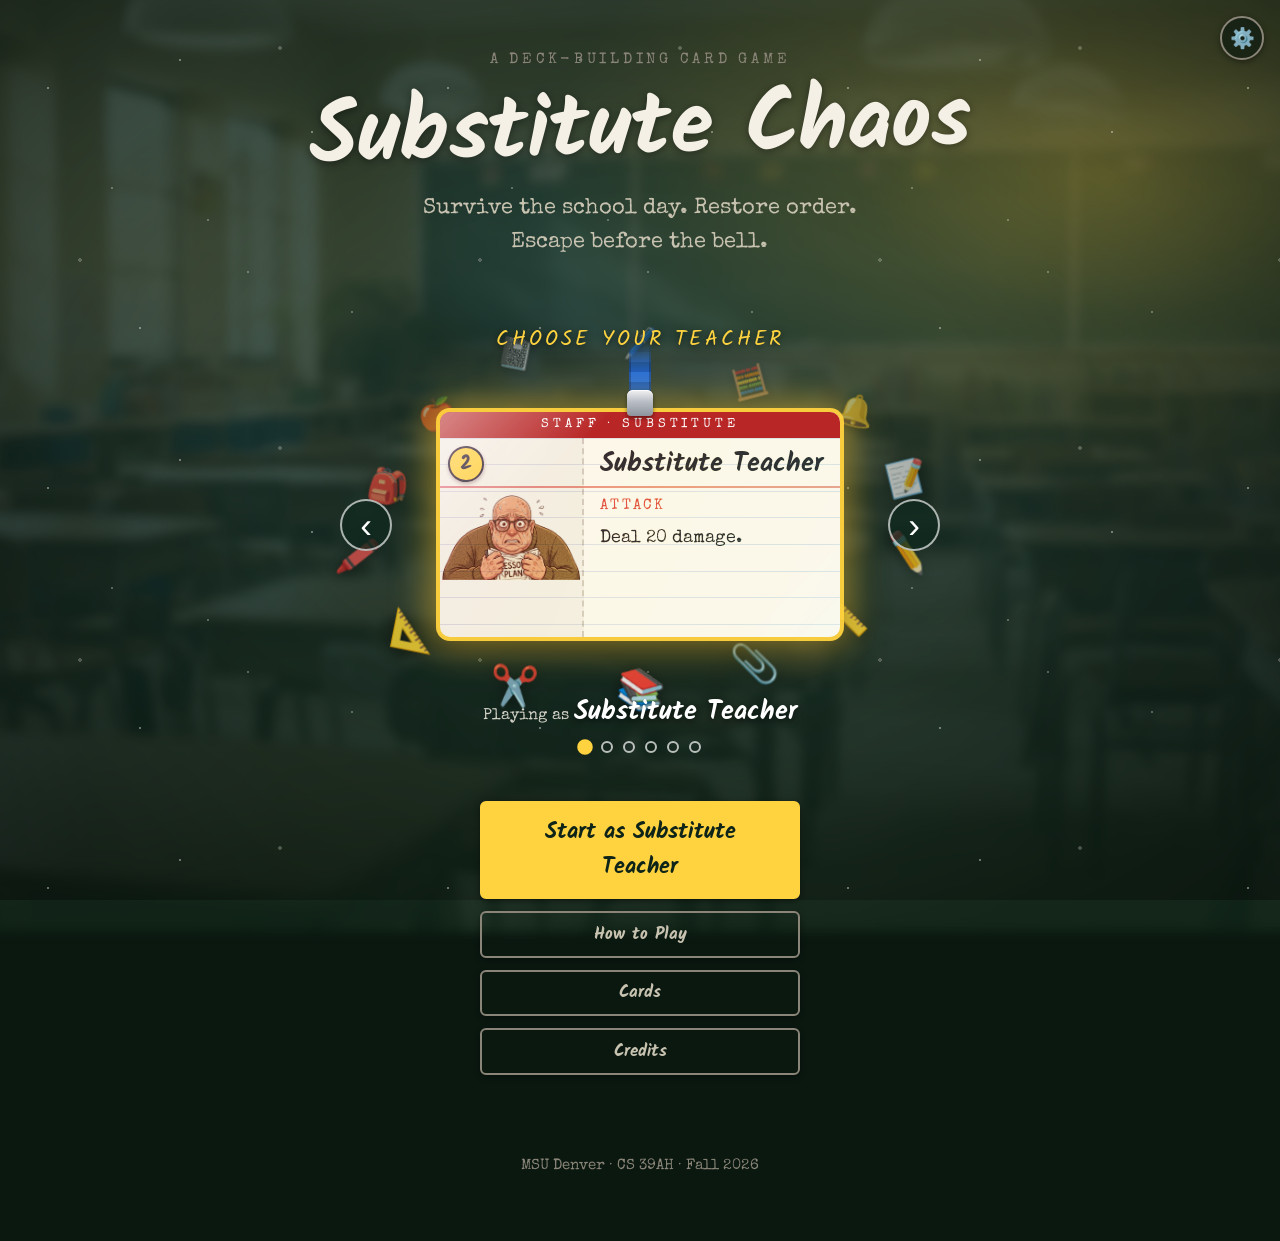
<file: index.html>
<!DOCTYPE html>
<html lang="en">
<head>
    <meta charset="UTF-8">
    <meta name="viewport" content="width=device-width, initial-scale=1.0">
    <title>Substitute Chaos</title>
    <meta name="description" content="A school-themed deck-building card game. Survive the school day as a substitute teacher.">

    <link rel="preconnect" href="https://fonts.googleapis.com">
    <link rel="preconnect" href="https://fonts.gstatic.com" crossorigin>
    <link href="https://fonts.googleapis.com/css2?family=Special+Elite&family=Kalam:wght@400;700&display=swap" rel="stylesheet">

    <link rel="stylesheet" href="styles.css">
</head>
<body>

    <!--
        =============================================================
        SUBSTITUTE CHAOS — SPA SHELL
        =============================================================
        Single HTML file. The <main id="screen"> container holds the
        current screen. The title screen lives here by default; other
        screens are loaded from screens/<name>.html by js/main.js
        based on the URL hash (#cards, #combat, etc.).

        TEAMMATES: Don't edit index.html without team agreement.
        Screen content goes in screens/<yourscreen>.html.
        =============================================================
    -->

    <!-- Settings (js/ui/settings.js). Outside #screen so the gear button is on
         every screen, the battle included. The sliders are wired up in js/audio.js. -->
    <button id="settings-open" class="settings-toggle" type="button"
            aria-label="Settings" aria-haspopup="dialog">⚙️</button>

    <div id="settings" class="settings" hidden>
        <div class="settings__panel" role="dialog" aria-modal="true" aria-labelledby="settings-title">
            <button id="settings-close" class="settings__close" type="button" aria-label="Close settings">✕</button>
            <h2 id="settings-title" class="settings__title">Settings</h2>

            <section class="settings__section">
                <h3 class="settings__heading">Sound</h3>

                <div class="settings__row">
                    <label class="settings__label" for="music-volume">🎵 Music</label>
                    <input id="music-volume" class="settings__slider" type="range"
                           min="0" max="100" step="1" value="15">
                    <span id="music-volume-value" class="settings__value">15%</span>
                </div>

                <div class="settings__row">
                    <label class="settings__label" for="sfx-volume">🔔 Sounds</label>
                    <input id="sfx-volume" class="settings__slider" type="range"
                           min="0" max="100" step="1" value="100">
                    <span id="sfx-volume-value" class="settings__value">100%</span>
                </div>
            </section>

            <section class="settings__section">
                <h3 class="settings__heading">Motion</h3>

                <label class="settings__check">
                    <input id="reduce-animations" type="checkbox">
                    <span>
                        <strong>Reduce animations</strong>
                        <small>Fewer zooms, slams, and flying cards. Turn this on if motion on screen bothers you.</small>
                    </span>
                </label>
            </section>

            <button id="settings-done" class="btn btn--primary settings__done" type="button">Done</button>
        </div>
    </div>

    <main id="screen">

        <!-- Default screen: title (entry point) -->
        <section class="title-screen">

            <div class="title-screen__header">
                <p class="title-screen__welcome">A Deck-Building Card Game</p>
                <h1 class="title-screen__brand">Substitute Chaos</h1>
                <p class="title-screen__subtitle">Survive the school day. Restore order. Escape before the bell.</p>
            </div>

            <!-- "Choose your teacher" heading over the staff card -->
            <p class="teacher-pick__heading">Choose Your Teacher</p>

            <div class="card-stage">
                <!-- Orbiting school supplies (filled in by js/ui/orbit.js) -->
                <div id="orbit" class="orbit" aria-hidden="true"></div>

                <!-- Previous staff -->
                <button id="teacher-prev"
                        class="teacher-selector__arrow teacher-selector__arrow--prev"
                        type="button"
                        aria-label="Previous staff member">
                    ‹
                </button>

                <!-- Staff card -->
                <div id="demo-card" class="card-slot"></div>

                <!-- Next staff -->
                <button id="teacher-next"
                        class="teacher-selector__arrow teacher-selector__arrow--next"
                        type="button"
                        aria-label="Next staff member">
                    ›
                </button>
            </div>

            <!-- Who you picked: name, "2 of 6", and a dot per teacher (js/main.js) -->
            <div class="teacher-pick" aria-live="polite">
                <p class="teacher-pick__name">
                    Playing as <strong id="teacher-name"></strong>
                </p>
                <div class="teacher-pick__dots" id="teacher-dots" role="tablist" aria-label="Teachers"></div>
            </div>

            <div class="title-screen__menu">
                <button id="btn-start" class="btn btn--primary">Start a New Day</button>
                <button id="btn-continue" class="btn" hidden>Continue Your Day</button>
                <button id="btn-how" class="btn btn--secondary">How to Play</button>
                <a href="#cards" class="btn btn--secondary">Cards</a>
                <button id="btn-credits" class="btn btn--secondary">Credits</button>
            </div>

            <div class="title-screen__footer">
                <p>MSU Denver · CS 39AH · Fall 2026</p>
            </div>

        </section>

    </main>

    <!-- Animations are always on, whatever the computer's own "reduce motion"
         setting is. The only way to turn them down is the game's Settings
         checkbox, which is remembered here (js/ui/settings.js). -->
    <script>
        window.SC = window.SC || {};
        try {
            SC.REDUCE_ANIMATIONS = localStorage.getItem('sc-reduce-animations') === '1';
        } catch (e) {
            SC.REDUCE_ANIMATIONS = false;
        }
        document.documentElement.classList.toggle('reduce-animations', SC.REDUCE_ANIMATIONS);
    </script>
    <script src="js/content/cards.js"></script>
    <script src="js/content/credits.js"></script>
    <script src="js/content/days.js"></script>
    <script src="js/content/teachers.js"></script>
    <script src="js/engine/save.js"></script>   <!-- the save system: only file that touches localStorage saves -->
    <script src="js/ui/card.js"></script>
    <script src="js/ui/tutorial.js"></script>   <!-- NEW: renders cards on the tutorial screen -->
    <script src="js/ui/orbit.js"></script>
    <script src="js/ui/map.js"></script>
    <script src="js/ui/zones.js"></script>
    <script src="js/audio.js"></script>
    <script src="js/ui/settings.js"></script>
    <script src="js/content/starter-cards.js"></script>
    <script src="js/content/enemies.js"></script>
    <script src="js/content/levels.js"></script>
    <script src="js/engine/combat.js"></script>
    <script src="js/ui/battle-fx.js"></script>
    <script src="js/ui/battle.js"></script>
    <script src="js/ui/teacher.js"></script>
    <script src="js/ui/saves.js"></script>
    <script src="js/main.js"></script>
</body>
</html>
</file>
<file: styles.css>
/* =========================================================
   SUBSTITUTE CHAOS — SHARED THEME
   ========================================================= */

/* ---------- 1. DESIGN TOKENS ---------- */
:root {
    --color-bg-top:       #1e3a2b;
    --color-bg-bottom:    #0f2418;
    --color-chalk:        #f4f0e5;
    --color-chalk-dim:    #c8c2b0;
    --color-chalk-faint:  #8a8578;
    --color-accent:       #ffd23f;
    --color-danger:       #d94848;
    --color-good:         #6ec96e;

    --font-title:  'Kalam', 'Comic Sans MS', cursive;
    --font-body:   'Special Elite', 'Courier New', monospace;

    --size-brand:   clamp(3rem, 8vw, 5.5rem);
    --size-h2:      clamp(1.5rem, 3vw, 2rem);
    --size-lead:    clamp(1.125rem, 2vw, 1.375rem);
    --size-body:    1.0625rem;
    --size-small:   0.9375rem;

    --space-1: 0.25rem;
    --space-2: 0.5rem;
    --space-3: 0.75rem;
    --space-4: 1rem;
    --space-5: 1.5rem;
    --space-6: 2rem;
    --space-7: 3rem;

    --content-max: 720px;
    --radius: 6px;
    --radius-lg: 12px;

    --shadow-sm: 0 2px 6px rgba(0, 0, 0, 0.4);
    --shadow-md: 0 6px 20px rgba(0, 0, 0, 0.5);

    /* Where the chalkboard is in the classroom photo (used by the zoom) */
    --board-x: 64%;
    --board-y: 28%;
}

/* ---------- 2. BASE ---------- */
*,
*::before,
*::after {
    box-sizing: border-box;
}

body {
    margin: 0;
    min-height: 100vh;
    color: var(--color-chalk);
    font-family: var(--font-body);
    font-size: var(--size-body);
    line-height: 1.55;
    -webkit-font-smoothing: antialiased;

    position: relative;
    overflow-x: hidden;

    /* Base color under everything */
    background-color: #0a1810;
}

/* =========================================================
   CLASSROOM SCENE (pure CSS, no images)
   =========================================================
   Layer stack (bottom to top):
     body            → deep dark green base
     body::before    → chalkboard + warm light glow
     body::after     → chalk dust particles + vignette
     #screen content → title screen (sits above all layers)
   ========================================================= */

body::before {
    content: "";
    position: fixed;
    inset: 0;
    z-index: -2;
    background:
        /* Warm window glow, upper right — like afternoon sunlight through a window */
        radial-gradient(
            ellipse 60% 50% at 85% 20%,
            rgba(255, 210, 63, 0.35) 0%,
            rgba(255, 210, 63, 0.15) 30%,
            transparent 70%
        ),
        /* Softer secondary glow, upper left — bounced light */
        radial-gradient(
            ellipse 40% 40% at 15% 30%,
            rgba(255, 210, 63, 0.06) 0%,
            transparent 60%
        ),
        /* Chalkboard green tint over the photo (see-through so the classroom shows) */
        linear-gradient(
            180deg,
            rgba(30, 58, 43, 0.80) 0%,
            rgba(22, 48, 42, 0.84) 40%,
            rgba(15, 36, 24, 0.92) 100%
        ),
        /* The photo at the very bottom: the classroom, unless a location
           swaps in its own (see .scene--gym below) */
        var(--scene-photo, url('graphics/title/classroom-bg.jpg'));

    background-size: cover;
    background-repeat: no-repeat;

    /* Anchor the photo on its chalkboard, and zoom toward that same spot.
       This keeps the zoom aimed at the chalkboard on every screen size. */
    background-position: var(--board-x) var(--board-y);
    transform-origin: var(--board-x) var(--board-y);

    /* Blur the whole scene; scale up slightly so blurred edges don't show */
    filter: blur(5px);
    transform: scale(1.05);

    transition:
        transform 0.9s cubic-bezier(0.4, 0, 0.2, 1),
        filter 0.9s ease;
    will-change: transform;
}

/* Inside the Gym (its zone map): the gym photo instead of the classroom */
body.scene--gym {
    --scene-photo: url('graphics/screens/gym-bg.jpg');
}

/* Cafeteria Background */
body:has(.battle-screen--cafeteria)::before {
    background:
        radial-gradient(
            ellipse 60% 50% at 85% 20%,
            rgba(255, 210, 63, 0.35) 0%,
            rgba(255, 210, 63, 0.15) 30%,
            transparent 70%
        ),
        radial-gradient(
            ellipse 40% 40% at 15% 30%,
            rgba(255, 210, 63, 0.06) 0%,
            transparent 60%
        ),
        linear-gradient(
            180deg,
            rgba(30, 58, 43, 0.80) 0%,
            rgba(22, 48, 42, 0.84) 40%,
            rgba(15, 36, 24, 0.92) 100%
        ),
        url('graphics/screens/cafeteria.png');
    
    background-size: cover;
    background-repeat: no-repeat;
    background-position: var(--board-x) var(--board-y);
}

/* Zoomed in on the chalkboard (Cards screen) */
body.scene--board::before {
    transform: scale(2.8) translateX(calc(var(--pan, 0) * -3%));
    filter: blur(9px);
}

body::after {
    content: "";
    position: fixed;
    inset: 0;
    z-index: -1;
    pointer-events: none;

    background:
        /* Chalk dust particles — tiny scattered dots */
        radial-gradient(1px 1px at 12% 22%, rgba(244, 240, 229, 0.4) 100%, transparent),
        radial-gradient(1px 1px at 28% 47%, rgba(244, 240, 229, 0.3) 100%, transparent),
        radial-gradient(1px 1px at 45% 15%, rgba(244, 240, 229, 0.4) 100%, transparent),
        radial-gradient(1px 1px at 62% 68%, rgba(244, 240, 229, 0.3) 100%, transparent),
        radial-gradient(1px 1px at 78% 33%, rgba(244, 240, 229, 0.4) 100%, transparent),
        radial-gradient(1px 1px at 88% 78%, rgba(244, 240, 229, 0.3) 100%, transparent),
        radial-gradient(1px 1px at 35% 82%, rgba(244, 240, 229, 0.4) 100%, transparent),
        radial-gradient(1px 1px at 52% 55%, rgba(244, 240, 229, 0.3) 100%, transparent),
        radial-gradient(2px 2px at 20% 65%, rgba(244, 240, 229, 0.25) 100%, transparent),
        radial-gradient(2px 2px at 70% 12%, rgba(244, 240, 229, 0.25) 100%, transparent),
        /* Vignette — darken the edges for a "spotlight on the title" effect */
        radial-gradient(
            ellipse at center,
            transparent 0%,
            transparent 40%,
            rgba(0, 0, 0, 0.35) 100%
        );

    background-size:
        400px 400px, 400px 400px, 400px 400px, 400px 400px,
        400px 400px, 400px 400px, 400px 400px, 400px 400px,
        400px 400px, 400px 400px,
        100% 100%;
}

img {
    max-width: 100%;
    height: auto;
    display: block;
}

h1, h2, h3 {
    font-family: var(--font-title);
    font-weight: 700;
    color: var(--color-chalk);
    line-height: 1.1;
    margin: 0 0 var(--space-4);
}

/* Make sure the hidden attribute always wins over .btn display rules */
[hidden] {
    display: none !important;
}

/* ---------- 3. LAYOUT ---------- */
#screen {
    width: 100%;
    max-width: var(--content-max);
    margin: 0 auto;
    padding: var(--space-7) var(--space-4);
}

/* ---------- 4. TITLE SCREEN ---------- */
.title-screen {
    text-align: center;
    display: grid;
    gap: var(--space-6);
    justify-items: center;
}

.title-screen__header {
    margin-bottom: var(--space-4);
}

.title-screen__welcome {
    font-family: var(--font-body);
    text-transform: uppercase;
    letter-spacing: 0.25em;
    color: var(--color-chalk-faint);
    font-size: var(--size-small);
    margin: 0 0 var(--space-3);
}

.title-screen__brand {
    font-family: var(--font-title);
    font-size: var(--size-brand);
    color: var(--color-chalk);
    letter-spacing: -0.01em;
    margin: 0 0 var(--space-3);
    transform: rotate(-1.5deg);
    text-shadow: 0 2px 8px rgba(0, 0, 0, 0.4);
}

.title-screen__subtitle {
    font-family: var(--font-body);
    font-size: var(--size-lead);
    color: var(--color-chalk-dim);
    max-width: 500px;
    margin: 0 auto;
}

.title-screen__menu {
    display: flex;
    flex-direction: column;
    gap: var(--space-3);
    width: 100%;
    max-width: 320px;
}

.title-screen__footer {
    color: var(--color-chalk-faint);
    font-size: var(--size-small);
    margin-top: var(--space-6);
}

/* ---------- 4b. CARD STAGE + ORBITING SUPPLIES ---------- */

/* Holds the card slot and the orbit. Extra vertical padding
   gives the orbit room so it doesn't run into the subtitle
   or the buttons. */
.card-stage {
    position: relative;
    width: 100%;
    display: flex;
    justify-content: center;
    padding-block: 4rem;
}

/* Empty placeholder where the demo card will go later */
.card-slot {
    position: relative;
    z-index: 1;
    width: 100%;
    max-width: 400px;
    aspect-ratio: 16 / 9;
    border: 2px dashed var(--color-chalk-faint);
    border-radius: var(--radius-lg);
    background: rgba(0, 0, 0, 0.25);
}

/* Zero-size anchor at the exact center of the stage.
   Every orbiting item is positioned relative to this point. */
.orbit {
    position: absolute;
    left: 50%;
    top: 50%;
    width: 0;
    height: 0;
    z-index: 0;
    pointer-events: none;
}

.orbit__item {
    position: absolute;
    left: 0;
    top: 0;
    font-size: clamp(1.5rem, 3vw, 2.25rem);
    line-height: 1;
    user-select: none;
    will-change: transform, opacity;
    filter: drop-shadow(0 3px 6px rgba(0, 0, 0, 0.45));
}

/* ---------- 5. BUTTONS ---------- */
.btn {
    display: inline-block;
    padding: var(--space-3) var(--space-5);
    background: transparent;
    color: var(--color-chalk);
    text-decoration: none;
    text-align: center;
    font-family: var(--font-title);
    font-weight: 700;
    font-size: var(--size-lead);
    border: 2px solid var(--color-chalk-dim);
    border-radius: var(--radius);
    cursor: pointer;
    box-shadow: var(--shadow-sm);
    transition: transform 0.15s ease, background 0.15s ease, border-color 0.15s ease;
}

.btn:hover,
.btn:focus-visible {
    transform: translateY(-2px);
    background: rgba(255, 255, 255, 0.05);
    border-color: var(--color-chalk);
    outline: none;
}

.btn--primary {
    background: var(--color-accent);
    color: var(--color-bg-bottom);
    border-color: var(--color-accent);
}

.btn--primary:hover,
.btn--primary:focus-visible {
    background: #ffdd66;
    border-color: #ffdd66;
    box-shadow: var(--shadow-md);
}

.btn--secondary {
    font-size: var(--size-body);
    padding: var(--space-2) var(--space-4);
    color: var(--color-chalk-dim);
    border-color: var(--color-chalk-faint);
}

/* ---------- 6. CARDS ---------- */

/* Once a card is in the slot, drop the dashed placeholder look */
.card-slot--filled {
    border: none;
    background: transparent;
}

/* Base card: a 3x5 index card */
.card {
    --card-paper: #fbf7ea;
    --card-ink:   #2a2a35;
    --card-line:  rgba(90, 130, 200, 0.22);
    --card-red:   rgba(217, 72, 72, 0.6);
    --card-type:  var(--color-chalk-faint);

    position: relative;
    width: 100%;
    height: 100%;
    display: grid;
    grid-template-columns: 36% 1fr;
    border-radius: var(--radius);
    overflow: hidden;
    color: var(--card-ink);
    text-align: left;

    background:
        /* Red header line under the card name */
        linear-gradient(
            to bottom,
            transparent 0,
            transparent var(--card-header-line, 3rem),
            var(--card-red) var(--card-header-line, 3rem),
            var(--card-red) calc(var(--card-header-line, 3rem) + 2px),
            transparent calc(var(--card-header-line, 3rem) + 2px)
        ),
        /* Faint blue ruled lines */
        repeating-linear-gradient(
            to bottom,
            transparent 0,
            transparent 1.6rem,
            var(--card-line) 1.6rem,
            var(--card-line) calc(1.6rem + 1px)
        ),
        var(--card-paper);

    box-shadow: var(--shadow-md);
    transform: rotate(-2deg);
    transition: transform 0.25s ease, box-shadow 0.25s ease;
}

.card:hover {
    transform: rotate(0deg) translateY(-6px);
    box-shadow: 0 14px 30px rgba(0, 0, 0, 0.55);
}

/* Type colors: each card type gets its own accent */
.card--attack { --card-type: var(--color-danger); }
.card--defense { --card-type: #4a7bd0; }
.card--skill { --card-type: #3f9a3f; }
.card--power { --card-type: #8a4fc7; }

/* Cost bubble — highlighter yellow circle in the corner */
.card__cost {
    position: absolute;
    top: var(--space-2);
    left: var(--space-2);
    z-index: 2;
    width: 2.25rem;
    height: 2.25rem;
    display: flex;
    align-items: center;
    justify-content: center;
    border-radius: 50%;
    background: var(--color-accent);
    color: var(--card-ink);
    font-family: var(--font-title);
    font-weight: 700;
    font-size: 1.25rem;
    border: 2px solid var(--card-ink);
    box-shadow: 0 2px 4px rgba(0, 0, 0, 0.3);
    transform: rotate(-8deg);
}

/* Art panel — left side */
.card__art {
    display: flex;
    align-items: center;
    justify-content: center;
    font-size: clamp(3rem, 9vw, 4.5rem);
    background: rgba(0, 0, 0, 0.04);
    border-right: 2px dashed rgba(42, 42, 53, 0.2);
}

/* Text body — right side */
.card__body {
    padding: var(--space-3) var(--space-4);
    display: flex;
    flex-direction: column;
}

.card__name {
    font-family: var(--font-title);
    font-size: clamp(1.25rem, 3.5vw, 1.6rem);
    color: var(--card-ink);
    line-height: 1.2;
    margin: 0 0 var(--space-3);
    min-height: 2rem;
}

.card__type {
    font-family: var(--font-body);
    font-size: var(--size-small);
    text-transform: uppercase;
    letter-spacing: 0.15em;
    color: var(--card-type);
    margin: 0 0 var(--space-2);
}

.card__description {
    font-family: var(--font-body);
    font-size: clamp(0.95rem, 2.5vw, 1.1rem);
    line-height: 1.6;
    margin: 0;
}

/* Card art images */
.card__art--image {
    padding: 0;
}

.card__image {
    width: 100%;
    height: 100%;
    object-fit: contain;

    /* Per-card adjustments set in cards.js (imageRotate, imageScale) */
    transform: rotate(var(--art-rotate, 0deg)) scale(var(--art-scale, 1));

    /* Makes any white background in the image disappear into the
       card paper. Harmless if the image is already transparent. */
    mix-blend-mode: multiply;
}

/* ----- Rarity ----- */

/* Uncommon: green card stock, thin green outline, soft glow */
.card--uncommon {
    --card-paper: #eaf6e6;
    --card-line:  rgba(70, 150, 70, 0.28);
    --rarity-color: #3f9a3f;

    box-shadow:
        0 0 0 3px var(--rarity-color),
        0 0 16px rgba(63, 154, 63, 0.45),
        var(--shadow-md);
}

.card--uncommon:hover {
    box-shadow:
        0 0 0 3px var(--rarity-color),
        0 0 40px rgba(63, 154, 63, 0.7),
        0 14px 30px rgba(0, 0, 0, 0.55);
}

/* Bigger glow in the pick-up view so it scales with the card */
.card-zoom .card--uncommon {
    box-shadow:
        0 0 0 5px var(--rarity-color),
        0 0 32px rgba(63, 154, 63, 0.55),
        var(--shadow-md);
}

/* Rare: blue card stock, blue edge glow */
.card--rare {
    --card-paper: #e6f0fc;
    --card-line:  rgba(60, 110, 200, 0.3);
    --rarity-color: #3a78e0;

    box-shadow:
        0 0 0 4px var(--rarity-color),
        0 0 28px rgba(58, 120, 224, 0.55),
        var(--shadow-md);
}

.card--rare:hover {
    box-shadow:
        0 0 0 4px var(--rarity-color),
        0 0 70px rgba(58, 120, 224, 0.8),
        0 14px 30px rgba(0, 0, 0, 0.55);
}

/* Bigger glow in the pick-up view so it scales with the card */
.card-zoom .card--rare {
    box-shadow:
        0 0 0 6px var(--rarity-color),
        0 0 56px rgba(58, 120, 224, 0.6),
        var(--shadow-md);
}

/* Legendary: gold card stock, big gold glow, gold shine sweep */
.card--legendary {
    --card-paper: #fff4d6;
    --card-line:  rgba(200, 150, 30, 0.3);
    --rarity-color: #e0a800;

    box-shadow:
        0 0 0 4px var(--rarity-color),
        0 0 34px rgba(255, 196, 0, 0.6),
        var(--shadow-md);
}

.card--legendary:hover {
    box-shadow:
        0 0 0 4px var(--rarity-color),
        0 0 80px rgba(255, 196, 0, 0.85),
        0 14px 30px rgba(0, 0, 0, 0.55);
}

/* Bigger glow in the pick-up view so it scales with the card */
.card-zoom .card--legendary {
    box-shadow:
        0 0 0 6px var(--rarity-color),
        0 0 68px rgba(255, 196, 0, 0.65),
        var(--shadow-md);
}

/* A streak of gold light slides across the card every few seconds */
.card--legendary::after {
    content: "";
    position: absolute;
    inset: 0;
    z-index: 1;
    pointer-events: none;
    background: linear-gradient(
        115deg,
        transparent 35%,
        rgba(255, 255, 255, 0.6) 48%,
        rgba(255, 220, 120, 0.4) 52%,
        transparent 65%
    );
    transform: translateX(-120%);
    animation: legendary-shine 4s ease-in-out infinite;
}

@keyframes legendary-shine {
    0%        { transform: translateX(-120%); }
    35%, 100% { transform: translateX(120%); }
}

/* Reduced motion: keep the gold look, skip the shine */
@media (prefers-reduced-motion: reduce) and (scripting: none) {
    .card--legendary::after {
        display: none;
    }
}

/* Enemy: red card stock, thin red outline, soft glow */
.card--enemy {
    --card-paper: #af8884;
    --card-line:  rgba(70, 150, 70, 0.28);
    --rarity-color: #a82020;

    box-shadow:
        0 0 0 3px var(--rarity-color),
        0 0 16px rgba(175, 28, 2, 0.45),
        var(--shadow-md);
}

.card--enemy:hover {
    box-shadow:
        0 0 0 3px var(--rarity-color),
        0 0 40px rgba(247, 10, 10, 0.7),
        0 14px 30px rgba(0, 0, 0, 0.55);
}

/* Bigger glow in the pick-up view so it scales with the card */
.card-zoom .card--enemy {
    box-shadow:
        0 0 0 5px var(--rarity-color),
        0 0 32px rgba(236, 3, 3, 0.836),
        var(--shadow-md);
}

/* Star sticker in the corner (uses each rarity's color) */
.card__rarity {
    position: absolute;
    right: var(--space-2);
    bottom: var(--space-2);
    z-index: 2;
    width: 1.9rem;
    height: 1.9rem;
    display: flex;
    align-items: center;
    justify-content: center;
    border-radius: 50%;
    background: radial-gradient(
        circle at 30% 25%,
        rgba(255, 255, 255, 0.55) 0,
        rgba(255, 255, 255, 0.55) 6%,
        var(--rarity-color, #888) 35%
    );
    text-shadow: 0 1px 2px rgba(0, 0, 0, 0.5);
    color: #ffffff;
    font-size: 1rem;
    line-height: 1;
    box-shadow:
        inset 0 -2px 3px rgba(0, 0, 0, 0.3),
        0 2px 4px rgba(0, 0, 0, 0.35);
    transform: rotate(12deg);
}

/* Bigger sticker in the pick-up view */
.card-zoom .card__rarity {
    width: 2.6rem;
    height: 2.6rem;
    font-size: 1.4rem;
}

/* ---------- 6b. HERO CARD (title screen) ---------- */

/* Wrapper so the lanyard and clip can hang outside the card */
.hero-badge {
    position: relative;
    width: 100%;
    height: 100%;
}

/* Striped lanyard running up and fading into the dark */
.hero-badge::before {
    content: "";
    position: absolute;
    left: 50%;
    bottom: calc(100% + 6px);
    width: 22px;
    height: 4rem;
    transform: translateX(-50%);
    background: repeating-linear-gradient(
        to bottom,
        #1e5bb8 0,
        #1e5bb8 10px,
        #2a6fd6 10px,
        #2a6fd6 20px
    );
    border-left: 2px solid rgba(0, 0, 0, 0.25);
    border-right: 2px solid rgba(0, 0, 0, 0.25);
    -webkit-mask-image: linear-gradient(to top, #000 55%, transparent);
    mask-image: linear-gradient(to top, #000 55%, transparent);
}

/* Metal lanyard clip */
.hero-badge::after {
    content: "";
    position: absolute;
    left: 50%;
    top: -22px;
    z-index: 5;
    width: 26px;
    height: 26px;
    transform: translateX(-50%);
    border-radius: 6px 6px 4px 4px;
    background: linear-gradient(180deg, #f2f2f2 0%, #b9bec6 45%, #8d939c 100%);
    box-shadow:
        inset 0 1px 0 rgba(255, 255, 255, 0.8),
        0 2px 4px rgba(0, 0, 0, 0.45);
}

/* Teacher Selector */
/* ----- Teacher picker: makes it obvious who you'll play as ----- */
.teacher-pick__heading {
    margin: var(--space-4) 0 -2.5rem;      /* sits just above the card */
    position: relative;
    z-index: 2;
    text-align: center;
    font-family: var(--font-title);
    font-size: 1.3rem;
    letter-spacing: 0.15em;
    text-transform: uppercase;
    color: var(--color-accent, #ffd23f);
    text-shadow: 0 2px 6px rgba(0, 0, 0, 0.6);
}

/* The chosen badge glows gold so it's clearly "the one you picked" */
#demo-card .card {
    box-shadow:
        0 0 0 4px rgba(255, 210, 63, 0.95),
        0 0 36px 10px rgba(255, 210, 63, 0.55),
        0 12px 24px rgba(0, 0, 0, 0.5);
}

/* Small bounce each time you switch teachers */
#demo-card.is-picked {
    animation: teacher-picked 0.35s cubic-bezier(.3, 1.6, .5, 1);
}

@keyframes teacher-picked {
    from { transform: scale(0.9); opacity: 0.4; }
    to   { transform: scale(1);   opacity: 1; }
}

.teacher-pick {
    position: relative;
    z-index: 2;
    margin-top: -2.5rem;                    /* tuck under the card */
    margin-bottom: var(--space-4);
    text-align: center;
}

.teacher-pick__name {
    margin: 0;
    font-family: var(--font-body);
    font-size: 1rem;
    color: rgba(244, 240, 229, 0.85);
}

.teacher-pick__name strong {
    font-family: var(--font-title);
    font-size: 1.6rem;
    color: #fff;
    text-shadow: 0 2px 6px rgba(0, 0, 0, 0.6);
}

.teacher-pick__dots {
    display: flex;
    justify-content: center;
    gap: 10px;
    margin-top: var(--space-2);
}

.teacher-pick__dot {
    width: 12px;
    height: 12px;
    padding: 0;
    border: 2px solid rgba(255, 255, 255, 0.7);
    border-radius: 50%;
    background: transparent;
    cursor: pointer;
    transition: transform 0.15s ease, background 0.15s ease;
}

.teacher-pick__dot:hover {
    transform: scale(1.25);
}

.teacher-pick__dot.is-selected {
    background: #ffd23f;
    border-color: #ffd23f;
    transform: scale(1.3);
}

@media (prefers-reduced-motion: reduce) and (scripting: none) {
    #demo-card.is-picked {
        animation: none;
    }
}

.teacher-selector__arrow {
    position: absolute;
    top: 50%;
    z-index: 10;

    width: 52px;
    height: 52px;

    border: 2px solid rgba(255, 255, 255, 0.65);
    border-radius: 50%;

    background: rgba(15, 40, 30, 0.75);
    color: #fff;

    font-size: 2.2rem;
    line-height: 1;
    cursor: pointer;

    display: flex;
    align-items: center;
    justify-content: center;

    transform: translateY(-50%);

    transition:
        transform 0.15s ease,
        background 0.15s ease;
}

.teacher-selector__arrow--prev {
    left: 50%;
    margin-left: -300px;
}

.teacher-selector__arrow--next {
    left: 50%;
    margin-left: 248px;
}

.teacher-selector__arrow:hover {
    transform: translateY(-50%) scale(1.1);
    background: rgba(255, 210, 65, 0.9);
    color: #1c2a20;
}

.teacher-selector__arrow:active {
    transform: translateY(-50%) scale(0.95);
}
/* The badge itself: hangs straight, white laminate edge */
.card--hero {
    --card-header-line: 4.6rem;   /* red line sits lower, below the strip */

    padding-top: 1.6rem;           /* room for the STAFF strip */
    transform: none;
    border-radius: 10px;
    box-shadow:
        0 0 0 3px rgba(255, 255, 255, 0.85),
        0 0 0 4px rgba(0, 0, 0, 0.15),
        0 10px 28px rgba(0, 0, 0, 0.55);
}

.card--hero:hover {
    transform: translateY(-4px);
    box-shadow:
        0 0 0 3px rgba(255, 255, 255, 0.95),
        0 0 0 4px rgba(0, 0, 0, 0.15),
        0 18px 36px rgba(0, 0, 0, 0.6);
}

/* STAFF · SUBSTITUTE strip across the top */
.card__badge-strip {
    position: absolute;
    top: 0;
    left: 0;
    right: 0;
    z-index: 3;
    height: 1.6rem;
    display: flex;
    align-items: center;
    justify-content: center;
    background: linear-gradient(180deg, #c62828 0%, #9e1f1f 100%);
    color: #ffffff;
    font-family: var(--font-body);
    font-size: 0.8rem;
    letter-spacing: 0.3em;
    text-transform: uppercase;
}

/* Move the cost bubble below the strip */
.card--hero .card__cost {
    top: calc(1.6rem + var(--space-2));
}

/* Holographic foil: a rainbow sheen drifting across the card */
.card--hero::after {
    content: "";
    position: absolute;
    inset: 0;
    z-index: 2;
    pointer-events: none;
    background: linear-gradient(
        115deg,
        rgba(255, 80, 160, 0.35),
        rgba(255, 210, 80, 0.35),
        rgba(80, 255, 190, 0.35),
        rgba(80, 170, 255, 0.35),
        rgba(190, 90, 255, 0.35),
        rgba(255, 80, 160, 0.35)
    );
    background-size: 300% 100%;
    mix-blend-mode: overlay;
    opacity: 0.7;
    animation: foil-shift 7s linear infinite;
}

.card--hero:hover::after {
    opacity: 1;
    animation-duration: 3s;
}

@keyframes foil-shift {
    from { background-position: 0% 50%; }
    to   { background-position: 150% 50%; }
}

/* Laminate gloss: shine on the top-left corner, softer on the bottom-right */
.card--hero::before {
    content: "";
    position: absolute;
    inset: 0;
    z-index: 4;
    pointer-events: none;
    border-radius: inherit;
    background:
        linear-gradient(135deg, rgba(255, 255, 255, 0.45) 0%, rgba(255, 255, 255, 0) 28%),
        linear-gradient(315deg, rgba(255, 255, 255, 0.18) 0%, rgba(255, 255, 255, 0) 20%);
}

/* Reduced motion: keep the foil, stop it drifting */
@media (prefers-reduced-motion: reduce) and (scripting: none) {
    .card--hero::after {
        animation: none;
    }
}

/* ---------- 7. CARDS SCREEN ---------- */

/* The Cards screen gets more width than the title screen */
#screen[data-screen="cards"] {
    max-width: 1300px;
}

.cards-screen {
    display: flex;
    flex-direction: column;
    gap: var(--space-4);
}

.cards-screen__back {
    align-self: flex-start;
    color: var(--color-chalk-dim);
    font-size: var(--size-small);
    text-decoration: none;
}

.cards-screen__back:hover {
    color: var(--color-chalk);
}

/* "Cards" title and tabs sit on the wall above the boards */
.cards-screen__header {
    text-align: center;
}

.cards-screen__title {
    font-size: clamp(2.25rem, 5vw, 3.5rem);
    color: rgba(244, 240, 229, 0.92);
    text-shadow: 0 2px 8px rgba(0, 0, 0, 0.4);
    margin: 0;
    transform: rotate(-1.5deg);
}

/* The window the boards slide behind. Clips left/right only,
   so the boards' shadows still show underneath. */
.board-viewport {
    --board-gap: 4rem;
    overflow-x: clip;
    padding-bottom: var(--space-5);
}

/* All four boards in a row; --board-index (set by main.js)
   picks which one is in view */
.board-track {
    display: flex;
    align-items: flex-start;
    gap: var(--board-gap);
    transform: translateX(
        calc(var(--board-index, 0) * -1 * (100% + var(--board-gap)))
    );
    transition: transform 0.7s cubic-bezier(0.65, 0, 0.35, 1);
}

.board-track .chalkboard {
    flex: 0 0 100%;
    min-width: 0;
}

/* Each board's name is written in its rarity color */
.chalkboard[data-rarity="uncommon"]  .chalkboard__title { color: #9be09b; }
.chalkboard[data-rarity="rare"]      .chalkboard__title { color: #9cc3ff; }
.chalkboard[data-rarity="legendary"] .chalkboard__title { color: #ffd966; }

/* ----- The chalkboard -----
   border-image slices the photo into 9 pieces so the wood frame
   and chalk tray are never cropped, no matter the screen size.

   The four --slice numbers are the frame thickness in the ORIGINAL
   image's pixels (top, right, bottom, left). If the wood looks cut
   off, or wood shows up inside the slate, nudge these numbers.
   --frame scales how thick the frame is drawn on screen. */
.chalkboard {
    --slice-top: 32;
    --slice-right: 36;
    --slice-bottom: 84;
    --slice-left: 39;
    --frame: 0.7;

    border-style: solid;
    border-width:
        calc(var(--slice-top) * 1px * var(--frame))
        calc(var(--slice-right) * 1px * var(--frame))
        calc(var(--slice-bottom) * 1px * var(--frame))
        calc(var(--slice-left) * 1px * var(--frame));

    border-image-source: url('graphics/screens/chalkboard.jpg');
    border-image-slice:
        var(--slice-top) var(--slice-right) var(--slice-bottom) var(--slice-left) fill;
    border-image-repeat: stretch;

    padding: var(--space-6) var(--space-6) var(--space-5);
    text-align: center;

    /* Board casts a shadow on the wall behind it */
    filter: drop-shadow(0 12px 24px rgba(0, 0, 0, 0.5));
}

/* "Cards" written in chalk */
.chalkboard__title {
    font-family: var(--font-title);
    font-size: clamp(2.25rem, 5vw, 3.5rem);
    color: rgba(244, 240, 229, 0.9);
    text-shadow:
        0 0 1px rgba(255, 255, 255, 0.6),
        0 0 8px rgba(255, 255, 255, 0.15);
    margin: 0 0 var(--space-2);
    transform: rotate(-1.5deg);
}

.chalkboard__subtitle {
    color: rgba(244, 240, 229, 0.65);
    font-size: var(--size-small);
    margin: 0;
}

/* ----- Cards screen: pick a location first ----- */

/* On the picker the rarity tabs are invisible but still take up their
   space, so the chalkboard doesn't jump down when a location opens.
   They fade in instead. */
.chalkboard__tabs {
    transition: opacity 0.3s ease, visibility 0.3s;
}

/* (a class, not "hidden", since [hidden] would remove them from the page) */
.chalkboard__tabs.is-off {
    visibility: hidden;
    opacity: 0;
}

/* Location buttons drawn in chalk on the first board */
.location-picker {
    display: grid;
    grid-template-columns: repeat(4, minmax(0, 1fr));
    gap: var(--space-5) var(--space-4);
    max-width: 860px;
    margin: var(--space-5) auto var(--space-3);
}

.location-pick {
    position: relative;
    display: flex;
    flex-direction: column;
    align-items: stretch;
    gap: 2px;
    padding: 10px 10px 8px;
    background: #fbf8f1;
    border: none;
    border-radius: 2px;
    box-shadow: 0 6px 14px rgba(0, 0, 0, 0.45);
    cursor: pointer;
    color: #2a2a35;
    font-family: var(--font-title);
    transition: transform 0.15s ease, box-shadow 0.15s ease;
}

/* Tilt them a little, like they were taped up by hand */
.location-pick:nth-child(4n+1) { rotate: -2.5deg; }
.location-pick:nth-child(4n+2) { rotate: 1.5deg; }
.location-pick:nth-child(4n+3) { rotate: -1deg; }
.location-pick:nth-child(4n)   { rotate: 2deg; }

/* A strip of tape holding each photo up */
.location-pick::before {
    content: '';
    position: absolute;
    top: -10px;
    left: 50%;
    width: 70px;
    height: 20px;
    translate: -50% 0;
    rotate: -3deg;
    background: rgba(240, 228, 190, 0.75);
    box-shadow: 0 1px 2px rgba(0, 0, 0, 0.2);
}

.location-pick:hover,
.location-pick:focus-visible {
    transform: scale(1.08) rotate(0deg);
    box-shadow: 0 14px 26px rgba(0, 0, 0, 0.55);
    z-index: 2;
    outline: none;
}

.location-pick__photo {
    display: block;
    aspect-ratio: 4 / 3;
    overflow: hidden;
    background: #2a2a35;
}

.location-pick__photo > img {
    display: block;
    width: 100%;
    height: 100%;
    object-fit: cover;
}

.location-pick__name {
    margin-top: 6px;
    font-size: clamp(1rem, 1.7vw, 1.25rem);
    font-weight: 700;
    line-height: 1.1;
}

.location-pick__count {
    font-family: var(--font-body);
    font-size: var(--size-small);
    color: rgba(42, 42, 53, 0.6);
}

/* "All Cards": three little cards fanned out instead of a photo */
.location-pick__fan {
    display: flex;
    align-items: center;
    justify-content: center;
    height: 100%;
    background: #3a3f3a;
}

.location-pick__mini {
    width: 30%;
    aspect-ratio: 3 / 4;
    margin: 0 -4%;
    padding: 4px;
    background: #fbf8f1;
    border-radius: 4px;
    box-shadow: 0 3px 8px rgba(0, 0, 0, 0.5);
}

.location-pick__mini:nth-child(1) { rotate: -14deg; translate: 0 6px; }
.location-pick__mini:nth-child(3) { rotate: 14deg;  translate: 0 6px; }
.location-pick__mini:nth-child(2) { z-index: 1; }

.location-pick__mini img {
    width: 100%;
    height: 100%;
    object-fit: contain;
}

@media (max-width: 700px) {
    .location-picker {
        grid-template-columns: repeat(2, minmax(0, 1fr));
    }
}

/* Rarity tabs written in chalk across the board */
.chalkboard__tabs {
    display: flex;
    flex-wrap: wrap;
    justify-content: center;
    gap: var(--space-2) var(--space-5);
    margin-top: var(--space-5);
}

.board-tab {
    --tab-color: rgba(244, 240, 229, 0.95);

    background: none;
    border: none;
    border-bottom: 3px solid transparent;
    padding: var(--space-1) var(--space-2);
    cursor: pointer;

    font-family: var(--font-title);
    font-weight: 700;
    font-size: clamp(1.1rem, 2.2vw, 1.4rem);
    color: rgba(244, 240, 229, 0.5);

    transition: color 0.2s ease, border-color 0.2s ease;
}

/* Each tab lights up in its rarity color */
.board-tab[data-rarity="uncommon"]  { --tab-color: #7fd07f; }
.board-tab[data-rarity="rare"]      { --tab-color: #7fb0ff; }
.board-tab[data-rarity="legendary"] { --tab-color: #ffd23f; }

.board-tab:hover,
.board-tab:focus-visible {
    color: var(--tab-color);
    outline: none;
}

/* ----- Cards slamming onto a board after a slide -----
   Each card waits for the slide to finish, then drops in order.
   "backwards" keeps each card hidden above the board until its
   turn, then hands control back so hover still works after. */
.chalkboard.is-dealing .board-slot .card {
    animation: card-slam 0.45s cubic-bezier(0.3, 0, 0.5, 1) backwards;
    animation-delay: calc(0.45s + var(--deal-order, 0) * 0.12s);
}

@keyframes card-slam {
    0% {
        opacity: 0;
        transform: translateY(-140px) scale(1.25) rotate(-6deg);
    }
    60% {
        opacity: 1;
        transform: translateY(0) scale(1) rotate(0deg);
    }
    75% {
        transform: scale(1.04, 0.94);   /* squash on impact */
    }
    100% {
        transform: none;
    }
}

/* Puff of chalk dust behind each card as it lands */
.chalkboard.is-dealing .card-slot--filled::after {
    content: "";
    position: absolute;
    inset: -12%;
    z-index: -1;
    border-radius: 50%;
    background: radial-gradient(
        ellipse at center,
        rgba(244, 240, 229, 0.45) 0%,
        rgba(244, 240, 229, 0.15) 45%,
        transparent 70%
    );
    pointer-events: none;
    opacity: 0;
    animation: dust-puff 0.6s ease-out both;
    animation-delay: calc(0.72s + var(--deal-order, 0) * 0.12s);
}

@keyframes dust-puff {
    0%   { opacity: 0;    transform: scale(0.6); }
    15%  { opacity: 0.9; }
    100% { opacity: 0;    transform: scale(1.35); }
}

.board-tab--active {
    color: var(--tab-color);
    border-bottom-color: var(--tab-color);
    text-shadow: 0 0 6px rgba(255, 255, 255, 0.25);
}


/* Slots laid out on the slate: 3 on top, 2 centered below */
.chalkboard__cards {
    display: flex;
    flex-wrap: wrap;
    justify-content: center;
    gap: var(--space-6) var(--space-5);
    margin-top: var(--space-6);
    padding-bottom: var(--space-4);
}

/* Empty slot drawn in chalk */
.board-slot {
    width: min(100%, 340px);
    flex: 0 0 auto;
    border-color: rgba(244, 240, 229, 0.45);
    background: rgba(255, 255, 255, 0.03);
    transform: rotate(var(--tilt, 0deg));
}

/* A magnet holding each slot to the board */
.board-slot::before {
    content: "";
    position: absolute;
    top: -10px;
    left: 50%;
    z-index: 2;
    width: 20px;
    height: 20px;
    border-radius: 50%;
    background: radial-gradient(
        circle at 35% 30%,
        rgba(255, 255, 255, 0.65) 0,
        rgba(255, 255, 255, 0.65) 15%,
        var(--magnet, #c62828) 45%
    );
    box-shadow:
        inset 0 -3px 4px rgba(0, 0, 0, 0.35),
        0 3px 5px rgba(0, 0, 0, 0.45);
    transform: translateX(-50%);
}

/* Each slot gets its own tilt and magnet color (pattern repeats every 5) */
.board-slot:nth-child(5n + 1) { --tilt: -2deg;   --magnet: #c62828; }
.board-slot:nth-child(5n + 2) { --tilt: 1.5deg;  --magnet: #1e5bb8; }
.board-slot:nth-child(5n + 3) { --tilt: -1deg;   --magnet: #e0a800; }
.board-slot:nth-child(5n + 4) { --tilt: 2deg;    --magnet: #2e7d32; }
.board-slot:nth-child(5n + 5) { --tilt: -1.5deg; --magnet: #c62828; }

/* Cards pinned on the board: smaller text to fit the smaller slots.
   The slot is already tilted, so the card itself sits straight. */
.board-slot .card {
    transform: none;
}

.board-slot .card:hover {
    transform: translateY(-4px);
}

.board-slot .card__art {
    font-size: 3.5rem;
}

.board-slot .card__body {
    padding: var(--space-2) var(--space-3);
}

.board-slot .card__name {
    font-size: 1.35rem;
    min-height: 0;
    margin-bottom: var(--space-2);
}

.board-slot .card__type {
    font-size: 0.8rem;
    margin-bottom: var(--space-1);
}

.board-slot .card__description {
    font-size: 1rem;
    line-height: 1.45;
}

.board-slot .card__cost {
    width: 1.9rem;
    height: 1.9rem;
    font-size: 1.05rem;
}

/* Cards on the board can be clicked to pick them up */
.board-slot .card {
    cursor: zoom-in;
}

/* ----- Picked-up card: big view in the center of the screen ----- */
.card-zoom {
    position: fixed;
    inset: 0;
    z-index: 100;
    display: flex;
    flex-direction: column;
    align-items: center;
    justify-content: center;
    gap: var(--space-4);
    padding: var(--space-4);
    background: rgba(5, 15, 10, 0.7);
    backdrop-filter: blur(3px);
    cursor: zoom-out;
    animation: fade-in 0.2s ease both;
}

.card-zoom__frame {
    width: min(92vw, 600px);
    aspect-ratio: 16 / 9;
    animation: card-pop 0.25s cubic-bezier(0.2, 0.8, 0.2, 1.2) both;
}

.card-zoom__hint {
    color: var(--color-chalk-dim);
    font-size: var(--size-small);
    margin: 0;
}

/* Bigger text to match the bigger card */
.card-zoom .card__art {
    font-size: 5rem;
}

.card-zoom .card__name {
    font-size: 1.8rem;
}

.card-zoom .card__type {
    font-size: 1rem;
}

.card-zoom .card__description {
    font-size: 1.3rem;
}

.card-zoom .card__cost {
    width: 2.75rem;
    height: 2.75rem;
    font-size: 1.5rem;
}

@keyframes card-pop {
    from { transform: scale(0.6); opacity: 0; }
    to   { transform: scale(1);   opacity: 1; }
}

/* ---------- 8. SCREEN TRANSITIONS ---------- */

/* Whole-screen fade (used when leaving the title screen) */
#screen {
    transition: opacity 0.2s ease;
}

#screen.is-fading {
    opacity: 0;
}

/* Title screen fades in whenever it appears */
.title-screen {
    animation: fade-in 0.35s ease both;
}

/* Chalkboard grows out of the classroom's chalkboard.
   --from-x / --from-y are set by main.js so it starts right
   where the chalkboard is in the photo. */
/* The room starts zooming first; the board follows 0.4s later */
.board-viewport {
    animation: board-in 0.7s cubic-bezier(0.2, 0.7, 0.2, 1) 0.4s both;
}

/* Board content, header, and the back link fade in last */
.chalkboard > *,
.cards-screen__header,
.cards-screen__back {
    animation: fade-in 0.35s ease 0.95s both;
}

/* Boards put up after the screen opens (a location's boards) skip that
   fade, so their cards can slam in right after the slide */
.chalkboard--late > * {
    animation: none;
}

/* Leaving the Cards screen: boards shrink back into the room */
.cards-screen--leaving .board-viewport {
    animation: board-out 0.45s ease-in both;
}

.cards-screen--leaving .chalkboard > *,
.cards-screen--leaving .cards-screen__header,
.cards-screen--leaving .cards-screen__back {
    animation: fade-out 0.15s ease both;
}

@keyframes fade-in {
    from { opacity: 0; }
    to   { opacity: 1; }
}

@keyframes fade-out {
    from { opacity: 1; }
    to   { opacity: 0; }
}

@keyframes board-in {
    from {
        opacity: 0;
        transform: translate(var(--from-x, 0px), var(--from-y, 0px)) scale(0.3);
    }
    to {
        opacity: 1;
        transform: translate(0, 0) scale(1);
    }
}

@keyframes board-out {
    from {
        opacity: 1;
        transform: translate(0, 0) scale(1);
    }
    to {
        opacity: 0;
        transform: translate(var(--from-x, 0px), var(--from-y, 0px)) scale(0.3);
    }
}

/* ---------- 9. CREDITS SCREEN ---------- */

#screen[data-screen="credits"] {
    max-width: 820px;
}

.credits-screen {
    display: flex;
    flex-direction: column;
    gap: var(--space-4);
    animation: fade-in 0.35s ease both;
}

/* Brown clipboard with a metal clip at the top */
.clipboard {
    position: relative;
    padding: 3.25rem 1.25rem 1.25rem;
    background: linear-gradient(135deg, #8a5a2b 0%, #6e4520 60%, #5a3818 100%);
    border-radius: 14px;
    box-shadow:
        inset 0 0 0 2px rgba(0, 0, 0, 0.25),
        0 14px 30px rgba(0, 0, 0, 0.55);
    transform: rotate(-0.8deg);
}

.clipboard::before {
    content: "";
    position: absolute;
    top: -14px;
    left: 50%;
    z-index: 2;
    width: 150px;
    height: 46px;
    transform: translateX(-50%);
    border-radius: 10px 10px 6px 6px;
    background: linear-gradient(180deg, #f2f2f2 0%, #b9bec6 45%, #8d939c 100%);
    box-shadow:
        inset 0 1px 0 rgba(255, 255, 255, 0.8),
        0 3px 6px rgba(0, 0, 0, 0.45);
}

/* The attendance sheet: ruled paper with a red margin line */
.attendance {
    --paper: #fbf7ea;
    --ink:   #2a2a35;
    --line:  rgba(90, 130, 200, 0.22);
    --red:   rgba(217, 72, 72, 0.6);

    position: relative;
    padding: var(--space-6) var(--space-5) var(--space-6) 4rem;
    border-radius: 4px;
    color: var(--ink);
    text-align: left;
    background:
        linear-gradient(
            to right,
            transparent 3rem,
            var(--red) 3rem,
            var(--red) calc(3rem + 2px),
            transparent calc(3rem + 2px)
        ),
        repeating-linear-gradient(
            to bottom,
            transparent 0,
            transparent 1.9rem,
            var(--line) 1.9rem,
            var(--line) calc(1.9rem + 1px)
        ),
        var(--paper);
    box-shadow: 0 2px 6px rgba(0, 0, 0, 0.3);
}

.attendance__heading {
    font-family: var(--font-title);
    font-size: clamp(1.8rem, 4vw, 2.5rem);
    color: var(--ink);
    margin: 0;
}

.attendance__meta {
    display: flex;
    flex-wrap: wrap;
    gap: var(--space-2) var(--space-5);
    font-size: var(--size-small);
    color: #555;
    margin: var(--space-2) 0 var(--space-5);
}

.attendance__meta strong {
    color: var(--ink);
}

/* Roster table */
.attendance__table {
    width: 100%;
    border-collapse: collapse;
    margin-bottom: var(--space-6);
}

.attendance__table th {
    font-family: var(--font-body);
    font-size: 0.8rem;
    text-transform: uppercase;
    letter-spacing: 0.12em;
    color: #666;
    text-align: left;
    padding: var(--space-2);
    border-bottom: 2px solid var(--ink);
}

.attendance__table td {
    padding: var(--space-3) var(--space-2);
    border-bottom: 1px dashed rgba(42, 42, 53, 0.25);
    vertical-align: top;
}

.attendance__num {
    width: 2rem;
    color: #888;
}

.attendance__name {
    font-family: var(--font-title);
    font-size: 1.25rem;
    white-space: nowrap;
}

.attendance__present {
    width: 4rem;
    text-align: center;
}

/* Red-pen check marks that pop in one at a time */
.attendance__check {
    display: inline-block;
    font-family: var(--font-title);
    font-size: 1.8rem;
    line-height: 1;
    color: #c62828;
    transform: rotate(-8deg);

    /* The delay for each check is set in main.js (CHECK_TIMING) */
    animation: check-in 0.45s cubic-bezier(0.2, 0.8, 0.2, 1.4) both;
}

@keyframes check-in {
    from {
        opacity: 0;
        transform: rotate(-8deg) scale(2.2);
    }
    to {
        opacity: 1;
        transform: rotate(-8deg) scale(1);
    }
}

/* Credit sections under the roster */
.attendance__section {
    margin-bottom: var(--space-5);
}

.attendance__section-title {
    font-family: var(--font-title);
    font-size: 1.4rem;
    color: var(--ink);
    margin: 0;
}

.attendance__section-subtitle {
    font-size: var(--size-small);
    color: #777;
    margin: 0 0 var(--space-2);
}

.attendance__list {
    list-style: none;
    margin: 0;
    padding: 0;
}

.attendance__list li {
    padding: var(--space-1) 0;
    line-height: 1.6;
}

/* Teacher's signature in blue pen */
.attendance__signature {
    margin: var(--space-6) 0 0;
    text-align: right;
    font-size: var(--size-small);
    color: #555;
}

.attendance__signature span {
    display: inline-block;
    margin-left: var(--space-2);
    padding: 0 var(--space-4);
    border-bottom: 1px solid var(--ink);
    font-family: var(--font-title);
    font-size: 1.6rem;
    color: #1e5bb8;
    transform: rotate(-4deg);
}

/* ---------- 10. SETTINGS (js/ui/settings.js) ---------- */

/* Gear button, top-right on every screen */
.settings-toggle {
    position: fixed;
    top: var(--space-4);
    right: var(--space-4);
    z-index: 150;
    width: 2.75rem;
    height: 2.75rem;
    display: flex;
    align-items: center;
    justify-content: center;
    padding: 0;
    border-radius: 50%;
    border: 2px solid var(--color-chalk-faint);
    background: rgba(10, 24, 16, 0.6);
    color: var(--color-chalk);
    font-size: 1.25rem;
    cursor: pointer;
    box-shadow: var(--shadow-sm);
    transition: transform 0.2s ease, border-color 0.15s ease;
}

.settings-toggle:hover,
.settings-toggle:focus-visible {
    transform: rotate(45deg) scale(1.08);
    border-color: var(--color-chalk);
    outline: none;
}

/* Dark see-through cover over the whole game */
.settings {
    position: fixed;
    inset: 0;
    z-index: 300;                   /* above the battle and flying cards */
    display: grid;
    place-items: center;
    padding: var(--space-4);
    background: rgba(5, 12, 8, 0.7);
    animation: settings-fade 0.2s ease;
}

.settings[hidden] {
    display: none;
}

/* The window itself: a sheet of paper, like the cards */
.settings__panel {
    position: relative;
    width: min(420px, 100%);
    padding: var(--space-5) var(--space-5) var(--space-4);
    border-radius: 12px;
    background:
        repeating-linear-gradient(180deg, transparent 0 27px, rgba(90, 130, 200, 0.18) 27px 28px),
        #fbf7ea;
    color: #2a2a35;
    box-shadow: 0 20px 50px rgba(0, 0, 0, 0.6);
    animation: settings-pop 0.25s cubic-bezier(.3, 1.4, .5, 1);
}

.settings__title {
    margin: 0 0 var(--space-3);
    font-family: var(--font-title);
    font-size: 2rem;
    text-align: center;
    color: #2a2a35;              /* headings are chalk-white elsewhere */
    text-shadow: none;
}

.settings__close {
    position: absolute;
    top: var(--space-2);
    right: var(--space-2);
    width: 2rem;
    height: 2rem;
    border: none;
    border-radius: 50%;
    background: transparent;
    color: #2a2a35;
    font-size: 1.1rem;
    cursor: pointer;
}

.settings__close:hover {
    background: rgba(0, 0, 0, 0.08);
}

.settings__section {
    margin-bottom: var(--space-4);
}

.settings__heading {
    text-shadow: none;
    margin: 0 0 var(--space-2);
    padding-bottom: 2px;
    border-bottom: 2px solid rgba(217, 72, 72, 0.5);   /* red margin line */
    font-family: var(--font-title);
    font-size: 1.15rem;
    color: #a82020;
}

/* "Music  [=====o---]  15%" */
.settings__row {
    display: grid;
    grid-template-columns: 6rem 1fr 3rem;
    align-items: center;
    gap: var(--space-2);
    margin-bottom: var(--space-2);
}

.settings__label {
    font-family: var(--font-title);
    font-size: 1.05rem;
}

.settings__slider {
    width: 100%;
    margin: 0;
    cursor: pointer;
    accent-color: #2a6b4a;
}

.settings__value {
    font-family: var(--font-body);
    font-size: 0.85rem;
    text-align: right;
}

/* Checkbox with a short explanation under it */
.settings__check {
    display: flex;
    gap: var(--space-3);
    align-items: flex-start;
    cursor: pointer;
}

.settings__check input {
    width: 1.3rem;
    height: 1.3rem;
    margin-top: 0.2rem;
    accent-color: #2a6b4a;
    cursor: pointer;
}

.settings__check strong {
    display: block;
    font-family: var(--font-title);
    font-size: 1.05rem;
}

.settings__check small {
    display: block;
    font-family: var(--font-body);
    font-size: 0.8rem;
    line-height: 1.4;
    color: #555;
}

.settings__done {
    display: block;
    margin: 0 auto;
    min-width: 10rem;
}

@keyframes settings-fade {
    from { opacity: 0; }
}

@keyframes settings-pop {
    from { transform: scale(0.85); opacity: 0; }
}

/* ----- "Reduce animations" turned on (html.reduce-animations) -----
   Makes every CSS animation and transition finish instantly. The battle's
   flying cards are turned off in js/ui/battle-fx.js. */
html.reduce-animations *,
html.reduce-animations *::before,
html.reduce-animations *::after {
    animation-duration: 0.01ms !important;
    animation-iteration-count: 1 !important;
    transition-duration: 0.01ms !important;
    scroll-behavior: auto !important;
}

/* ---------- RESPONSIVE ---------- */
@media (max-width: 600px) {
    #screen {
        padding: var(--space-5) var(--space-3);
    }

    .card-stage {
        padding-block: 3rem;
    }

    .chalkboard {
        --frame: 0.45;
        padding: var(--space-5) var(--space-3) var(--space-4);
    }

    .board-slot {
        width: min(100%, 300px);
    }

    .attendance {
        padding: var(--space-5) var(--space-3) var(--space-5) 3.5rem;
    }

    .attendance__name {
        white-space: normal;
    }

}

@media (prefers-reduced-motion: reduce) and (scripting: none) {
    *,
    *::before,
    *::after {
        transition-duration: 0.01ms !important;
        animation-duration: 0.01ms !important;
        animation-delay: 0s !important;
    }
}

/* ==========================================================
   DAY MAP SCREEN  (screens/map.html)
   The whiteboard picture is the background of .day-path. Each
   node (.day-node) is an invisible oval placed over its station
   using the x/y percentages in js/content/days.js. Nodes are
   built by SC.buildDayPath() in js/ui/map.js.

   Colors here are "marker" colors for the whiteboard:
   blue = current, green = done, red = boss, gray = locked.
   ========================================================== */

/* --- Page layout: back link, heading, then the map --- */
.map-screen {
    display: flex;
    flex-direction: column;
    gap: var(--space-4);
    max-width: 900px;       /* the image is 700px wide, so much larger looks soft */
    margin: 0 auto;
}

.map-screen__back {
    align-self: flex-start;
    color: var(--color-chalk-dim);
    font-size: var(--size-small);
    text-decoration: none;
}

.map-screen__header { text-align: center; }

.map-screen__subtitle {
    color: var(--color-chalk-dim);
    font-size: var(--size-small);
    margin-top: var(--space-2);
}

/* --- The map: whiteboard sits directly on the classroom backdrop,
   like the chalkboards on the Cards screen. aspect-ratio must match
   the image (700 x 492) so the percentage positions line up. --- */
.day-path {
    position: relative;
    width: 100%;
    aspect-ratio: 700 / 492;
    margin: 0;
    padding: 0;
    list-style: none;
}

/* The picture lives on ::before so the drop shadow follows the board's
   shape without also putting a shadow on the node buttons and tags. */
.day-path::before {
    content: '';
    position: absolute;
    inset: 0;
    background: url('graphics/screens/day-map.png') center / 100% 100% no-repeat;
    filter: drop-shadow(0 12px 24px rgba(0, 0, 0, 0.5));   /* same shadow as .chalkboard */
}

/* --- One node: an invisible oval over a station on the board ---
   left/top come from `pos` in days.js (set by map.js).
   width/height are % of the whole map; the stations are ovals,
   so they are sized separately instead of using aspect-ratio. */
.day-node {
    position: absolute;
    width: 18%;
    height: 31.3%;
    transform: translate(-50%, -50%);   /* so left/top mark the oval's center */
}

.day-node__button {
    position: relative;
    width: 100%;
    height: 100%;
    padding: 0;
    background: transparent;
    border: 3px solid transparent;
    border-radius: 50%;
    color: #2b2b2b;
    font-family: var(--font-body);
    cursor: not-allowed;
    transition: transform 0.2s ease, border-color 0.2s ease, background 0.2s ease;
}

/* The emoji is hidden because the drawing already shows each room */
.day-node__icon { display: none; }

/* Name tag that straddles the bottom edge of the oval.
   max-width + wrapping keeps long names from overlapping their neighbors. */
.day-node__label {
    position: absolute;
    left: 50%;
    top: 100%;
    transform: translate(-50%, -50%);
    width: max-content;
    max-width: 120%;
    padding: 1px 6px;
    background: #fff;
    border: 1.5px solid #2b2b2b;
    border-radius: 12px;
    font-size: clamp(0.5rem, 1.1vw, 0.8rem);
    line-height: 1.15;
    text-align: center;
    white-space: normal;
}

/* --- Node states (day-node--<state> is set in map.js) --- */

/* Locked: grayed-out oval with a lock */
.day-node--locked .day-node__button { background: rgba(225, 225, 225, 0.72); }

.day-node--locked .day-node__button::after {
    content: '🔒';
    position: absolute;
    inset: 0;
    display: flex;
    align-items: center;
    justify-content: center;
    font-size: clamp(1rem, 3vw, 2rem);
}

/* Complete: green ring with a check mark in the corner */
.day-node--complete .day-node__button { border-color: #2e9e4f; }

.day-node--complete .day-node__button::after {
    content: '✓';
    position: absolute;
    top: 4%;
    right: 4%;
    width: 1.6rem;
    height: 1.6rem;
    display: flex;
    align-items: center;
    justify-content: center;
    background: #2e9e4f;
    color: #fff;
    border-radius: 50%;
    font-weight: 700;
}

/* Current: pulsing blue ring, clickable */
.day-node--current .day-node__button {
    border-color: #1f5fbf;
    cursor: pointer;
    animation: day-node-pulse 1.8s ease-in-out infinite;
}

.day-node--current .day-node__button:hover,
.day-node--current .day-node__button:focus-visible {
    transform: scale(1.04);
}

/* Boss node: red ring when it's the current one */
.day-node--boss.day-node--current .day-node__button {
    border-color: #d93025;
    animation-name: day-node-pulse-boss;
}

@keyframes day-node-pulse {
    0%, 100% { box-shadow: 0 0 0 0 rgba(31, 95, 191, 0.5); }
    50%      { box-shadow: 0 0 0 12px rgba(31, 95, 191, 0); }
}

@keyframes day-node-pulse-boss {
    0%, 100% { box-shadow: 0 0 0 0 rgba(217, 48, 37, 0.5); }
    50%      { box-shadow: 0 0 0 12px rgba(217, 48, 37, 0); }
}

/* --- "Day complete" message in the empty lower-left of the board --- */
.day-path--complete::after {
    content: 'Day complete! Great work, sub.';
    position: absolute;
    left: 16%;
    bottom: 20%;
    width: 22%;
    transform: translateX(-50%);
    text-align: center;
    color: #2e9e4f;
    font-family: var(--font-title);
    font-size: clamp(0.7rem, 1.5vw, 1.2rem);
}

/* Respect users who turn off animations */
@media (prefers-reduced-motion: reduce) and (scripting: none) {
    .day-node--current .day-node__button { animation: none; }
}

/* Let the map screen use more width than other screens
   (js/main.js sets data-screen="map" on #screen when it loads) */
#screen[data-screen="map"] {
    max-width: 900px;
}

/* =========================================================
   ZONE MAP SCREEN  (screens/zones.html, js/ui/zones.js)
   The mini-map inside a location, like the Gym's clipboard.
   Zones are drawn on it like a coach's play: O's and X's in
   marker, joined by dotted arrows.
   ========================================================= */
#screen[data-screen="zones"] {
    max-width: 960px;
}

.zone-screen {
    display: flex;
    flex-direction: column;
    gap: var(--space-4);
    margin: 0 auto;
}

/* The picture sets the size; markers and arrows sit on top in %.
   container-type lets the markers size themselves in "cqw" (1cqw = 1% of
   the map's width), so they shrink and grow with the clipboard. */
.zone-map {
    position: relative;
    width: 100%;
    container-type: inline-size;
}

/* Arriving from the day map: the clipboard zooms in from the middle */
.zone-map {
    animation: zone-arrive 0.55s cubic-bezier(.2, .8, .3, 1) both;
}

@keyframes zone-arrive {
    from { transform: scale(0.35); opacity: 0; filter: blur(4px); }
    to   { transform: none;        opacity: 1; filter: none; }
}

@media (prefers-reduced-motion: reduce) and (scripting: none) {
    .zone-map {
        animation: none;
    }
}

.zone-map__art {
    display: block;
    width: 100%;
    height: auto;
    filter: drop-shadow(0 12px 24px rgba(0, 0, 0, 0.5));
}

/* Dotted play arrows, drawn in dry-erase marker */
.zone-map__plays {
    position: absolute;
    inset: 0;
    width: 100%;
    height: 100%;
    pointer-events: none;
    overflow: visible;
}

.zone-map__play,
.zone-map__arrowhead {
    fill: none;
    stroke: #2a3a8a;                 /* blue marker */
    stroke-width: 3.5;
    stroke-linecap: round;
    stroke-linejoin: round;
}

.zone-map__play {
    stroke-dasharray: 2 9;
    animation: zone-play-march 1.2s linear infinite;
}

/* Paths already played turn red, like the coach marked them done */
.zone-map__play--done {
    stroke: #c0392b;
    animation: none;
}

@keyframes zone-play-march {
    to { stroke-dashoffset: -22; }
}

/* ----- One zone: a big marker letter with its name under it ----- */
.zone-node {
    position: absolute;
    display: flex;
    flex-direction: column;
    align-items: center;
    transform: translate(-50%, -50%);   /* left/top mark the letter's center */
    padding: 0;
    background: none;
    border: none;
    cursor: pointer;
    font-family: var(--font-title);
}

.zone-node__mark {
    position: relative;
    display: grid;
    place-items: center;
    width: 9.5cqw;
    height: 9.5cqw;
    font-size: 8.8cqw;
    font-weight: 700;
    line-height: 1;
    transition: transform 0.15s ease;
}

/* Next zone: a yellow highlighter circle behind its marker */
.zone-node--current .zone-node__mark::before {
    content: '';
    position: absolute;
    inset: -1cqw;
    z-index: -1;
    border-radius: 50%;
    background: radial-gradient(circle, rgba(255, 226, 60, 0.75) 0%, rgba(255, 226, 60, 0.45) 55%, rgba(255, 226, 60, 0) 72%);
    animation: zone-highlight 1.4s ease-in-out infinite;
}

@keyframes zone-highlight {
    0%, 100% { transform: scale(0.92); opacity: 0.85; }
    50%      { transform: scale(1.08); opacity: 1; }
}

.zone-node__mark--o { color: #2a3a8a; }    /* blue marker O */
.zone-node__mark--x { color: #c0392b; }    /* red marker X */

/* The boss: its X is circled, like the coach's key player */
.zone-node--boss .zone-node__mark {
    border: 0.55cqw solid #c0392b;
    border-radius: 50%;
    font-size: 7.2cqw;
}

/* Name written under the marker, in the coach's handwriting
   (the white glow keeps it readable over the court lines) */
.zone-node__label {
    margin-top: var(--space-1);
    color: #1f2a6b;
    font-size: max(0.7rem, 2.1cqw);
    font-weight: 700;
    white-space: nowrap;
    transform: rotate(-2deg);
    text-shadow:
        0 0 3px #f4f0e5,
        0 0 3px #f4f0e5,
        0 0 6px #f4f0e5;
}
.zone-node__boss {
    margin-top: 2px;
    padding: 0 0.9cqw;
    border-radius: 999px;
    background: #c0392b;
    color: #fff;
    font-size: max(0.55rem, 1.3cqw);
    letter-spacing: 0.15em;
    text-transform: uppercase;
}

/* Next zone to play: it bounces a little so you know to click it */
.zone-node--current .zone-node__mark,
.zone-node--open .zone-node__mark {
    animation: zone-bob 1.4s ease-in-out infinite;
}

.zone-node:not(:disabled):hover .zone-node__mark {
    transform: scale(1.15) rotate(-6deg);
    animation: none;
}

@keyframes zone-bob {
    0%, 100% { transform: translateY(0); }
    50%      { transform: translateY(-6px); }
}

/* Finished: faded, with a green check on top */
.zone-node--complete .zone-node__mark {
    opacity: 0.45;
}

.zone-node__check {
    position: absolute;
    top: -0.4rem;
    left: 50%;
    transform: translateX(-10%);
    color: #2e8b3a;
    font-size: 4.6cqw;
    line-height: 1;
    pointer-events: none;
}

/* The cafeteria illustration is busier than the classroom and gym maps.
   Strengthen the existing blue chalk trails with a light outline, without
   changing the shared arrow appearance or marching animation elsewhere. */
.zone-map--cafeteria .zone-map__play,
.zone-map--cafeteria .zone-map__arrowhead {
    stroke: #192d8a;
    stroke-width: 5;
    filter: drop-shadow(0 0 2px #fff9e5) drop-shadow(0 0 3px #fff9e5);
}

.zone-map--cafeteria .zone-map__play {
    stroke-dasharray: 4 7;
}

/* Keep the same handwriting and font size as Homeroom/Gym, but add
   a brighter outline so names remain readable over tables and the kitchen. */
.zone-map--cafeteria .zone-node__label {
    max-width: 23cqw;
    white-space: normal;
    text-align: center;
    line-height: 1.12;
    text-shadow:
        -1px -1px 0 #fff9e7,
         1px -1px 0 #fff9e7,
        -1px  1px 0 #fff9e7,
         1px  1px 0 #fff9e7,
         0 0 4px #fff9e7,
         0 0 9px #fff9e7;
}

.zone-map--cafeteria .zone-node__mark {
    text-shadow: 0 0 4px #fff5de, 0 0 8px #fff5de;
}

/* Planned sublevels: visible on the map but unavailable until implemented. */
.zone-node--pending {
    cursor: not-allowed;
}
.zone-node--pending .zone-node__mark,
.zone-node--pending .zone-node__label {
    opacity: 0.65;
}

/* "Coming soon" still communicates that these levels are unavailable;
   their names need not be faded over the detailed cafeteria art. */
.zone-map--cafeteria .zone-node--pending .zone-node__label {
    opacity: 1;
}

/* Not reachable yet */
.zone-node--locked {
    cursor: not-allowed;
}

.zone-node--locked .zone-node__mark,
.zone-node--locked .zone-node__label {
    opacity: 0.35;
}

@media (prefers-reduced-motion: reduce) and (scripting: none) {
    .zone-map__play,
    .zone-node--current .zone-node__mark,
    .zone-node--open .zone-node__mark,
    .zone-node--current .zone-node__mark::before {
        animation: none;
    }
}

/* =========================================================
   BATTLE SCREEN  (screens/battle.html, js/ui/battle.js)
   The front of the classroom:
     top    = chalkboard (enemy side)
     bottom = teacher's desk (your side)
     front  = deck pile, fanned hand, discard pile
   battle.js zooms .battle-screen to fill the window.
   Flying cards and hits come from js/ui/battle-fx.js.
   ========================================================= */

/* ----- Page: centered, battle.js scales it to fit ----- */
#screen[data-screen="battle"] {
    max-width: none;
    display: flex;
    flex-direction: column;
    align-items: center;          /* centers the battle, whatever its zoom */
    padding-top: var(--space-3);
    padding-bottom: var(--space-2);
}

.battle-screen {
    display: grid;
    gap: var(--space-4);
    flex: none;
    margin: 0;
    animation: fade-in 0.35s ease both;
}

/* ----- Header: back link, title, turn ----- */
.battle__top {
    display: flex;
    flex-wrap: wrap;
    align-items: center;
    justify-content: space-between;
    gap: var(--space-3);
}

.battle__title {
    margin: 0;
    font-size: clamp(1.5rem, 3vw, 2rem);
    transform: rotate(-1deg);
}

.battle__turn {
    color: var(--color-chalk-dim);
    font-size: var(--size-small);
}

/* ----- Tutorial hints (only levels with `hints` in levels.js) ----- */
.battle__hint-toggle {
    white-space: nowrap;
}

.battle__hint {
    padding: var(--space-3) var(--space-5);
    background: #fff8d6;
    color: #2a2a35;
    border: 2px solid var(--color-accent);
    border-radius: var(--radius);
    box-shadow: var(--shadow-sm);
    transform: rotate(-0.5deg);
}

.battle__hint-list {
    margin: 0;
    padding-left: var(--space-4);
    font-size: var(--size-small);
    text-align: left;
}

.battle__hint-list li + li {
    margin-top: var(--space-2);
}

/* ----- Both halves ----- */
.battle__side {
    display: flex;
    flex-direction: column;
    align-items: center;
    gap: var(--space-3);
    padding: var(--space-4);
}

.battle__side-label {
    margin: 0 0 var(--space-2);
    font-family: var(--font-title);
    font-size: 0.95rem;
    font-weight: 700;
    letter-spacing: 0.15em;
    text-transform: uppercase;
}

/* [ card on the side ] [ defenders | powers ] [ intent / End Turn ] */
.battle__layout {
    display: grid;
    grid-template-columns: auto 1fr auto;
    align-items: center;
    gap: var(--space-5);
    width: 100%;
}

/* ----- Enemy half: the chalkboard -----
   Same 9-slice trick as .chalkboard on the Cards screen */
.battle__side--enemy {
    --slice-top: 32;
    --slice-right: 36;
    --slice-bottom: 84;
    --slice-left: 39;
    --frame: 0.7;

    position: relative;
    z-index: 1;
    border-style: solid;
    border-width:
        calc(var(--slice-top) * 1px * var(--frame))
        calc(var(--slice-right) * 1px * var(--frame))
        calc(var(--slice-bottom) * 1px * var(--frame))
        calc(var(--slice-left) * 1px * var(--frame));
    border-image-source: url('graphics/screens/chalkboard.jpg');
    border-image-slice:
        var(--slice-top) var(--slice-right) var(--slice-bottom) var(--slice-left) fill;
    border-image-repeat: stretch;

    padding: var(--space-4) var(--space-5) var(--space-3);
    box-shadow: 0 12px 24px rgba(0, 0, 0, 0.45);
    color: rgba(244, 240, 229, 0.9);
}

/* Called Out status: shown on either side only while stacks remain.
   Positioned above the board without moving the battle layout. */
.battle__called-out {
    position: absolute;
    top: 0.4rem;
    right: 0.65rem;
    z-index: 3;
    padding: 0.35rem 0.65rem;
    border: 1px solid #efbc69;
    border-radius: 999px;
    background: rgba(91, 33, 24, 0.94);
    color: #fff1d8;
    font-family: var(--font-title);
    font-size: 0.75rem;
    font-weight: 700;
    line-height: 1.2;
    white-space: nowrap;
    text-shadow: 0 1px 2px rgba(0, 0, 0, 0.65);
    box-shadow: 0 2px 6px rgba(0, 0, 0, 0.35);
}

.battle__called-out[hidden] {
    display: none;
}

/* Words on the board look like chalk */
.battle__side--enemy .battle__side-label,
.battle__intent {
    font-family: var(--font-title);
    color: rgba(244, 240, 229, 0.9);
    text-shadow:
        0 0 1px rgba(255, 255, 255, 0.6),
        0 0 8px rgba(255, 255, 255, 0.15);
}

/* ---- Cafeteria enemy side: serving counter image ---- */
.battle-screen--cafeteria .battle__side--enemy {
    position: relative;
    overflow: hidden;

    /* Remove the original chalkboard image */
    border-image: none;
    border: 6px solid #66747a;
    border-radius: 12px;

    /* Stainless-steel serving counter */
    background:
        linear-gradient(
            rgba(20, 28, 33, 0.15),
            rgba(20, 28, 33, 0.30)
        ),
        url('graphics/screens/cafeteria-enemy.png') center / cover no-repeat;

    box-shadow: 0 4px 12px rgba(0, 0, 0, 0.35);
}

/* Keep labels readable */
.battle-screen--cafeteria .battle__side--enemy .battle__side-label,
.battle-screen--cafeteria .battle__side--enemy .battle__intent {
    color: #f8f4e9;
    text-shadow: 0 1px 3px rgba(0, 0, 0, 0.75);
}


/* ----- Player half: the teacher's desk -----
   Layers, top to bottom: slight darkening, desk.jpg,
   then CSS wood as a fallback if the photo is missing.
   Bottom padding leaves room for the hand to overlap the edge. */
.battle__side--player {
    position: relative;
    margin-top: var(--space-5);
    padding: var(--space-5) var(--space-5) 4.5rem;
    border-radius: 8px 8px 0 0;
    background:
        linear-gradient(rgba(0, 0, 0, 0.12), rgba(0, 0, 0, 0.25)),
        url('graphics/screens/desk.jpg') center / cover,
        repeating-linear-gradient(180deg,
            rgba(60, 30, 10, 0.10) 0 2px,
            transparent 2px 11px,
            rgba(60, 30, 10, 0.06) 11px 12px,
            transparent 12px 27px),
        linear-gradient(180deg, #b07444 0%, #93582c 55%, #74431f 100%);

    /* Rounded front edge of the desk + shadow */
    border-top: 12px solid #c48a56;
    box-shadow:
        inset 0 6px 0 rgba(255, 255, 255, 0.12),
        inset 0 -20px 40px rgba(0, 0, 0, 0.25),
        0 -4px 10px rgba(0, 0, 0, 0.35);
    color: #fff8ec;
}

.battle__side--player .battle__side-label {
    color: #fff3dc;
    text-shadow: 0 1px 3px rgba(0, 0, 0, 0.8);
}

/* ---- Cafeteria player side: cafeteria tabletop ---- */
.battle-screen--cafeteria .battle__side--player {
    background:
        radial-gradient(
            circle,
            rgba(255, 255, 255, 0.09) 1px,
            transparent 2px
        ) 0 0 / 24px 24px,
        linear-gradient(
            135deg,
            #72858a 0%,
            #526970 50%,
            #394e56 100%
        );

    border-top: 10px solid #aab8bd;

    box-shadow:
        inset 0 3px 8px rgba(255, 255, 255, 0.12),
        inset 0 -8px 15px rgba(0, 0, 0, 0.18),
        0 4px 12px rgba(0, 0, 0, 0.3);
}

/* ---- Cafeteria player side: lunch tray ---- */
.battle-screen--cafeteria .battle__side--player .battle__zones {
    background: linear-gradient(
        145deg,
        #a6c7c2 0%,
        #84aba8 55%,
        #5f8a87 100%
    );

    border: 6px solid #c5d9d4;
    border-radius: 20px;

    box-shadow:
        inset 0 0 0 3px #527c7a,
        inset 0 7px 15px rgba(17, 49, 51, 0.25),
        0 5px 12px rgba(0, 0, 0, 0.35);

    color: #203e41;
}
/* Molded divider between the tray compartments */
.battle-screen--cafeteria .battle__side--player .battle__powers {
    border-left: 5px solid rgba(45, 92, 93, 0.55);
}

/* Darker labels for readability */
.battle-screen--cafeteria .battle__side--player .battle__field::after,
.battle-screen--cafeteria .battle__side--player .battle__powers::after {
    color: #244447;
}


/* ----- Defenders | Powers: one shared area per side ----- */
.battle__zones {
    display: grid;
    grid-template-columns: 2fr 1fr;
    min-height: 10rem;
}

.battle__field,
.battle__powers {
    position: relative;
    display: flex;
    flex-wrap: wrap;
    align-content: center;
    align-items: center;
    justify-content: center;
    gap: var(--space-2);
    min-height: 10rem;
    padding: var(--space-5) var(--space-3) var(--space-3);
}

/* Small corner labels */
.battle__field::after,
.battle__powers::after {
    position: absolute;
    top: 0.35rem;
    left: 0.7rem;
    font-family: var(--font-title);
    font-size: 0.8rem;
    font-weight: 700;
    letter-spacing: 0.12em;
    text-transform: uppercase;
}

.battle__field::after  { content: 'Defenders'; }
.battle__powers::after { content: 'Powers'; }

/* Hint text when empty */
.battle__field:empty::before,
.battle__powers:empty::before {
    content: attr(data-empty);
    font-size: var(--size-small);
    font-style: italic;
    text-align: center;
}

/* Desk: green blotter with a dashed divider */
.battle__side--player .battle__zones {
    border: 3px solid #3a2414;
    border-radius: 6px;
    background: radial-gradient(ellipse at center, #3f6b4a 0%, #2c4f37 100%);
    box-shadow:
        inset 0 2px 8px rgba(0, 0, 0, 0.5),
        0 2px 0 rgba(255, 255, 255, 0.15);
    color: rgba(255, 255, 255, 0.55);
}

.battle__side--player .battle__powers {
    border-left: 2px dashed rgba(255, 255, 255, 0.25);
}

.battle__side--player .battle__field::after,
.battle__side--player .battle__powers::after {
    color: rgba(255, 255, 255, 0.7);
}

/* Board: chalk-drawn box with a chalk divider */
.battle__side--enemy .battle__zones {
    border: 2px dashed rgba(244, 240, 229, 0.35);
    border-radius: 14px;
    background: rgba(255, 255, 255, 0.03);
    color: rgba(244, 240, 229, 0.55);
    font-family: var(--font-title);
}

.battle__side--enemy .battle__powers {
    border-left: 2px dashed rgba(244, 240, 229, 0.3);
}

.battle__side--enemy .battle__field::after,
.battle__side--enemy .battle__powers::after {
    color: rgba(244, 240, 229, 0.8);
}

/* Power cards: small, grow on hover so you can read them */
.power-slot {
    position: relative;
    width: 400px;
    aspect-ratio: 16 / 9;
    zoom: 0.5;
    transition: transform 0.15s ease;
}

.power-slot .card,
.power-slot .card:hover {
    transform: none;
}

.power-slot:hover {
    z-index: 5;
    transform: scale(1.5);
}

/* ----- Power cards on the table: rarity edge, raspberry glow, ⚡ badge -----
   (sizes here are before the 0.5 zoom, so they look half as big) */
.power-slot {
    z-index: 1;                      /* keeps each card's ⚡ with its own card */
    margin: 26px 26px 0 0;           /* room for the ⚡ badge on the corner */
}

/* Each Power's rarity color (Common = grey) */
.power-slot                  { --ring: #a0a0a0; }
.power-slot--uncommon        { --ring: #3f9a3f; }
.power-slot--rare            { --ring: #3a78e0; }
.power-slot--legendary       { --ring: #e0a800; }
.power-slot--enemy           { --ring: #a82020; }

/* Rarity-colored edge right on the outside of the card + soft raspberry glow */
.power-slot .card,
.power-slot .card:hover {
    box-shadow:
        0 0 0 6px var(--ring),
        0 0 50px 18px rgba(200, 60, 120, 0.95),
        0 8px 16px rgba(0, 0, 0, 0.45);
}

/* Round ⚡ badge on the top-right corner, ringed in the card's rarity color
   (a circle, so it never looks like a defender's shield) */
.power-badge {
    position: absolute;
    top: -30px;
    right: -30px;
    z-index: 7;
    display: grid;
    place-items: center;
    width: 66px;
    height: 66px;
    border: 5px solid var(--ring);
    border-radius: 50%;
    background: radial-gradient(circle at 35% 30%, #f07aa8 0%, #b8336a 55%, #7d1d47 100%);
    box-shadow:
        0 0 14px 4px rgba(184, 51, 106, 0.8),
        0 4px 8px rgba(0, 0, 0, 0.5);
    font-size: 36px;
    line-height: 1;
    pointer-events: none;
}

/* Rarity-colored ring that bursts out when the Power lands */
.power-burst {
    position: absolute;
    inset: 0;
    z-index: 4;
    border: 8px solid;
    border-radius: var(--radius);
    pointer-events: none;
}

/* ----- Lots of defenders / Powers: they overlap instead of stacking -----
   The zones keep one height, so more cards never push the screen down.
   (battle.js squeezeZones() works out how much they overlap.) */
.battle__zones {
    height: 12.5rem;
    grid-template-columns: minmax(0, 1fr) auto;   /* Powers as wide as a card, Defenders get the rest */
}

/* The middle column (the zones) can't push the hero card or End Turn away */
.battle__layout {
    grid-template-columns: auto minmax(0, 1fr) auto;
}

.battle__field,
.battle__powers {
    flex-wrap: nowrap;
    min-height: 0;
}

/* When defenders overlap, each shield moves to the card's top-right
   corner, the part of each card you can still see */
.battle__field.is-squeezed .unit__shield {
    left: auto;
    right: -0.5rem;
    transform: none;
}

/* Point at an overlapped defender to bring it to the front */
.battle__field .unit--defender:hover {
    z-index: 20 !important;
}

/* Powers stack downward, each one showing its top strip + ⚡ */
.battle__powers {
    flex-direction: column;
    justify-content: center;
}

/* ----- Enemy and defender boxes ----- */
.unit {
    width: 9.5rem;
    padding: var(--space-3);
    border-radius: var(--radius);
    background: #fbf7ea;
    color: #2a2a35;
    text-align: center;
    box-shadow: var(--shadow-md);
}

/* ----- Defenders: armored cards whose look steps up with rarity -----
   Each rarity sets these colors:
     --ring   the border        --paper  the card color
     --glow   the glow around   --metal  corners + shield rim */
.unit--defender {
    --ring: #9a9a9a;
    --paper: #f1f1ee;
    --glow: rgba(0, 0, 0, 0);                 /* Common: no glow */
    --metal: linear-gradient(135deg, #d9d9d9, #8c8c8c);

    flex: none;
    width: 8.25rem;
    margin-top: 0.9rem;              /* room for the shield sticking out the top */
    padding: 1.7rem var(--space-2) 0;
    border: 4px solid var(--ring);
    border-radius: 10px;
    background-color: var(--paper);
    box-shadow: 0 6px 12px rgba(0, 0, 0, 0.45);
}

/* The rarity glow lives on its own layer UNDER all the cards, so a
   glowing defender doesn't light up the card next to it */
.battle__field {
    isolation: isolate;
}

.unit--defender::before {
    content: '';
    position: absolute;
    inset: 0;
    z-index: -1;
    border-radius: inherit;
    box-shadow: 0 0 22px 6px var(--glow);
    pointer-events: none;
}

/* Uncommon: green, thicker border, soft green glow */
.defender--uncommon {
    --ring: #3f9a3f;
    --paper: #eaf6e6;
    --glow: rgba(63, 154, 63, 0.55);
    --metal: linear-gradient(135deg, #8fd08f, #2f7a2f);
    border-width: 5px;
}

/* Rare: blue, double border, strong blue glow, silver metal */
.unit--defender.defender--rare {
    --ring: #3a78e0;
    --paper: #e6f0fc;
    --glow: rgba(58, 120, 224, 0.75);
    --metal: linear-gradient(135deg, #ffffff, #b9c4d4 45%, #7f8ea3);
    border-width: 5px;
    outline: 2px solid #9cc0ff;
    outline-offset: 3px;
}

.defender--rare::before {
    box-shadow: 0 0 30px 10px var(--glow);
}

/* Legendary: bigger, gold frame, big gold glow, gold metal, shine sweep */
.unit--defender.defender--legendary {
    --ring: #e0a800;
    --paper: #fff4d1;
    --glow: rgba(255, 196, 0, 0.85);
    --metal: linear-gradient(135deg, #fff1a8, #e0a800 50%, #9a6b00);
    width: 9rem;
    border-width: 6px;
    outline: 3px solid #ffe27a;
    outline-offset: 3px;
    box-shadow: 0 8px 16px rgba(0, 0, 0, 0.5);
}

.defender--legendary::before {
    box-shadow: 0 0 40px 16px var(--glow);
}

/* Enemy: dark red, with a red DEFENSE strip */
.defender--enemy {
    --ring: #a82020;
    --paper: #f6e3e1;
    --glow: rgba(168, 32, 32, 0.6);
    --metal: linear-gradient(135deg, #e07a7a, #7a1414);
    border-width: 5px;
}

/* Metal corner brackets with a rivet */
.def-corner {
    position: absolute;
    z-index: 4;
    width: 16px;
    height: 16px;
    background: var(--metal);
    box-shadow: 0 1px 2px rgba(0, 0, 0, 0.5);
    clip-path: polygon(0 0, 100% 0, 100% 35%, 35% 35%, 35% 100%, 0 100%);
    pointer-events: none;
}

.def-corner::after {
    content: '';
    position: absolute;
    top: 2px;
    left: 2px;
    width: 4px;
    height: 4px;
    border-radius: 50%;
    background: rgba(0, 0, 0, 0.35);
}

.def-corner--tl { top: -4px;    left: -4px; }
.def-corner--tr { top: -4px;    right: -4px;  transform: scaleX(-1); }
.def-corner--bl { bottom: -4px; left: -4px;   transform: scaleY(-1); }
.def-corner--br { bottom: -4px; right: -4px;  transform: scale(-1, -1); }

/* DEFENSE strip across the bottom */
.def-strip {
    margin: var(--space-1) calc(-1 * var(--space-2)) 0;
    padding: 2px 0 3px;
    border-radius: 0 0 5px 5px;
    background: linear-gradient(180deg, #4f8fe6, #2c63c0);
    color: #fff;
    font-family: var(--font-body);
    font-size: 0.65rem;
    letter-spacing: 0.25em;
    text-transform: uppercase;
}

.defender--legendary .def-strip {
    box-shadow: inset 0 2px 0 #ffd84a;
}

.defender--enemy .def-strip {
    background: linear-gradient(180deg, #c0392b, #7a1414);
}

/* Shine that sweeps across Legendary defenders. It sits in its own
   box with overflow hidden, so the shield can still stick out the top. */
.def-shine {
    display: none;
}

.defender--legendary .def-shine {
    display: block;
    position: absolute;
    inset: 0;
    z-index: 5;
    overflow: hidden;
    border-radius: 5px;
    pointer-events: none;
}

.defender--legendary .def-shine::after {
    content: '';
    position: absolute;
    inset: -40%;
    background: linear-gradient(115deg, transparent 40%, rgba(255, 255, 255, 0.75) 50%, transparent 60%);
    animation: def-shine 3s ease-in-out infinite;
}

@keyframes def-shine {
    0%        { transform: translateX(-60%); }
    60%, 100% { transform: translateX(60%); }
}

@media (prefers-reduced-motion: reduce) and (scripting: none) {
    .defender--legendary .def-shine::after {
        animation: none;
    }
}

/* Smaller picture and name to match the smaller card */
.unit--defender .unit__art {
    font-size: 2.6rem;

    /* Any white box behind the picture or emoji (Windows draws one
       behind some emojis) disappears into the card paper */
    mix-blend-mode: multiply;
}

.unit--defender .unit__art img {
    width: 72px;
    height: 72px;
}

.unit--defender .unit__name {
    font-size: 0.95rem;
    line-height: 1.15;
}

.unit--defender .unit__relax {
    font-size: 0.75rem;
}

/* The shield's number replaces the bar and "10 / 10" */
.unit--defender .unit__bar,
.unit--defender .unit__numbers {
    display: none;
}

/* Shield badge at the top of the card with its Sanity */
.unit__shield {
    position: absolute;
    top: -1.1rem;
    left: 50%;
    z-index: 7;                      /* above the tear marks */
    display: grid;
    place-items: center;
    width: 2.6rem;
    height: 2.9rem;
    padding-bottom: 0.3rem;
    transform: translateX(-50%);
    background: var(--metal, #a0a0a0);  /* the rim: the card's rarity metal */
    clip-path: polygon(50% 0, 100% 14%, 100% 52%, 86% 76%, 50% 100%, 14% 76%, 0 52%, 0 14%);
    color: #fff;
    font-family: var(--font-title);
    font-size: 1.15rem;
    font-weight: 700;
    text-shadow: 0 1px 2px rgba(0, 0, 0, 0.6);
}

/* The blue inside of the shield, a little smaller so the rarity rim shows around it */
.unit__shield::before {
    content: '';
    position: absolute;
    inset: 3px 3px 4px;
    z-index: -1;
    background: linear-gradient(180deg, #8cc8ff 0%, #3b7fe0 55%, #2459b0 100%);
    clip-path: polygon(50% 0, 100% 14%, 100% 52%, 86% 76%, 50% 100%, 14% 76%, 0 52%, 0 14%);
}

/* Enemy: taped to the chalkboard, tilted */
.unit--enemy {
    position: relative;
    width: 12rem;
    padding: var(--space-4) var(--space-3) var(--space-3);
    border: 3px solid var(--color-danger);
    box-shadow: 0 8px 18px rgba(0, 0, 0, 0.5);
    transform: rotate(5deg);
}

/* Strip of tape holding it to the board */
.unit--enemy::before {
    content: '';
    position: absolute;
    top: -0.7rem;
    left: 50%;
    width: 5rem;
    height: 1.4rem;
    transform: translateX(-50%) rotate(-4deg);
    background: rgba(255, 250, 220, 0.75);
    box-shadow: 0 1px 3px rgba(0, 0, 0, 0.3);
}

.unit__art {
    font-size: 2.5rem;
    line-height: 1;
}

.unit--enemy .unit__art {
    font-size: 3.5rem;
}

.unit__art img {
    display: block;
    width: 90px;
    height: 90px;
    max-width: 100%;
    object-fit: contain;
    margin: 0 auto;

    /* White background in the picture disappears into the card paper
       (same trick as the pictures on the regular cards) */
    mix-blend-mode: multiply;
}

.unit__name {
    margin: var(--space-1) 0;
    font-family: var(--font-title);
    font-weight: 700;
}

.unit__bar {
    height: 0.6rem;
    border-radius: 999px;
    overflow: hidden;
    background: rgba(0, 0, 0, 0.15);
}

.unit__bar-fill {
    height: 100%;
    background: var(--color-danger);
    transition: width 0.3s ease;
}

.unit--defender .unit__bar-fill {
    background: #4a7bd0;
}

.unit__numbers {
    margin-top: var(--space-1);
    font-size: 0.8rem;
}

.unit__relax {
    margin-top: var(--space-1);
    font-size: 0.75rem;
    color: #1e5bb8;
}

/* ----- Enemy's next card(s), right side of the board ----- */
.battle__intent {
    display: flex;
    flex-direction: column;
    align-items: center;
    gap: var(--space-2);
    min-width: 11rem;
}

.battle__intent-label {
    margin: 0;
    font-size: var(--size-small);
    color: var(--color-chalk-dim);
}

.intent-slot {
    width: 400px;
    aspect-ratio: 16 / 9;
    zoom: 0.45;
}

.intent-slot .card,
.intent-slot .card:hover {
    transform: none;
}

/* Several cards planned: overlap them so the board doesn't stretch */
.intent-slot {
    position: relative;
}

.intent-slot + .intent-slot {
    margin-top: -150px;          /* doubled because of zoom: 0.45 */
}

.intent-slot:hover {
    z-index: 5;
}

/* ----- Your hero: lying on the desk, tilted -----
   Stats replace the ability text (built in battle.js).
   The foil holds still here: a moving foil on a tilted,
   zoomed card makes Chrome draw it blurry. */
.battle__hero {
    width: 400px;
    aspect-ratio: 16 / 9;
    zoom: 0.75;
}

.battle__hero .hero-badge {
    transform: rotate(-6deg);
}

.battle__hero .card--hero,
.battle__hero .card--hero:hover {
    transform: none;
    transition: none;
}

.battle__hero .card--hero::after {
    animation: none;
    background-position: 40% 50%;
}

.battle__hero .card__cost {
    display: none;
}

/* Blue glow while Relaxation is up */
.battle__hero .card--hero.has-relaxation {
    box-shadow:
        0 0 0 3px rgba(255, 255, 255, 0.85),
        0 0 0 6px rgba(80, 150, 255, 0.85),
        0 0 24px rgba(80, 150, 255, 0.7),
        0 10px 28px rgba(0, 0, 0, 0.55);
}

.hero-stats {
    display: flex;
    flex-direction: column;
    font-family: var(--font-body);
    color: var(--card-ink);
}

/* Each row sits on one ruled line of the notecard */
.hero-stats__row {
    display: flex;
    align-items: center;
    gap: 0.5rem;
    height: 1.6rem;
    transition: opacity 0.3s ease;
}

.hero-stats__row.is-zero {
    opacity: 0.45;
}

.hero-stats__icon {
    width: 1.4rem;
    text-align: center;
    font-size: 1.1rem;
}

.hero-stats__label {
    flex: 1;
    font-size: 0.85rem;
}

/* Sanity bar */
.hero-stats__bar {
    flex: 1;
    height: 0.75rem;
    border: 1px solid rgba(0, 0, 0, 0.3);
    border-radius: 999px;
    background: rgba(0, 0, 0, 0.1);
    overflow: hidden;
}

.hero-stats__fill {
    height: 100%;
    background: #3fae4a;
    transition: width 0.5s ease, background 0.3s ease;
}

.hero-stats__fill[data-level="mid"] { background: #e0a520; }
.hero-stats__fill[data-level="low"] { background: var(--color-danger); }

.hero-stats__sanity {
    min-width: 3.2rem;
    text-align: right;
    font-size: 0.95rem;
}

.hero-stats__relax {
    min-width: 1.5rem;
    text-align: right;
    font-size: 1rem;
    color: #1e5bb8;
}

/* Coffee cups */
.hero-stats__cups {
    display: flex;
    gap: 0.15rem;
    font-size: 1.15rem;
}

.hero-stats__cup {
    transition: filter 0.3s ease, opacity 0.3s ease;
}

.hero-stats__cup.is-empty {
    filter: grayscale(1);
    opacity: 0.3;
}

/* ----- Teacher Ability ----- */
.battle__teacher-ability {
    align-self: center;
    white-space: nowrap;

    background: rgba(30, 58, 43, 0.9);
    color: var(--color-chalk);
    border-color: var(--color-accent);

    box-shadow:
        0 0 0 1px rgba(255, 210, 63, 0.2),
        var(--shadow-sm);
}

.battle__teacher-ability:hover,
.battle__teacher-ability:focus-visible {
    background: rgba(40, 78, 56, 0.95);
    border-color: var(--color-accent);
    box-shadow:
        0 0 10px rgba(255, 210, 63, 0.35),
        var(--shadow-md);
}

.battle__teacher-ability:disabled {
    opacity: 0.45;
    cursor: not-allowed;
    transform: none;
    box-shadow: none;
}

/* ----- End Turn, right side of the desk ----- */
.battle__end-turn {
    align-self: center;
    white-space: nowrap;
}

.battle__end-turn:disabled {
    opacity: 0.5;
    cursor: not-allowed;
}

/* ----- Deck | fanned hand | discard, along the desk's front edge ----- */
.battle__hand-row {
    position: relative;
    z-index: 5;
    display: grid;
    grid-template-columns: auto minmax(0, 1fr) auto;
    align-items: end;
    gap: var(--space-4);
    width: 100%;
    margin-top: -4rem;
}

.battle__hand {
    min-width: 0;
    display: flex;
    flex-wrap: nowrap;
    align-items: flex-end;
    justify-content: center;
    gap: 0;
    padding-bottom: var(--space-5);
    min-height: 9rem;
}

/* Full-size cards drawn at half size, fanned out.
   --i and --lift are set by fanHand() in battle.js */
.hand-slot {
    --i: 0;
    --lift: 0;
    position: relative;
    width: 400px;
    aspect-ratio: 16 / 9;
    zoom: 0.6;                       /* if you change this, change HAND_ZOOM in battle.js too */
    cursor: pointer;
    transform-origin: 50% 130%;
    transform:
        rotate(calc(var(--i) * 5deg))
        translateY(calc(var(--lift) * 8px));
    transition: transform 0.2s ease;
    filter: drop-shadow(0 10px 10px rgba(0, 0, 0, 0.45));
}

/* Overlap the cards (numbers are doubled because of zoom: 0.5) */
.hand-slot + .hand-slot {
    margin-left: -90px;
}

/* Hovered card straightens and comes to the front */
.hand-slot:hover,
.hand-slot:focus-visible {
    z-index: 10;
    transform: rotate(0deg) translateY(0);
    outline: none;
}

/* The card itself pops up, so the slot stays under your mouse */
.hand-slot .card,
.hand-slot .card:hover {
    transform: none;
    transition: transform 0.2s ease;
}

.hand-slot:hover .card,
.hand-slot:focus-visible .card {
    transform: translateY(-90px) scale(1.2);
}

/* Cards you can't afford stay dim and barely pop up */
.hand-slot.is-unaffordable {
    opacity: 0.45;
    cursor: not-allowed;
}

.hand-slot.is-unaffordable:hover .card {
    transform: translateY(-30px);
}

/* Deck and discard piles */
.pile {
    position: relative;
    display: flex;
    flex-direction: column;
    align-items: center;
    gap: var(--space-2);
    padding-bottom: var(--space-5);
    cursor: default;
}

.pile__stack {
    position: relative;
    width: 9rem;
    aspect-ratio: 16 / 9;
}

/* Back of a card = blank notecard: red line at the top, blue lines, no writing */
.pile__card {
    position: absolute;
    inset: 0;
    border-radius: 6px;
    background:
        linear-gradient(180deg,
            transparent 22%,
            rgba(214, 70, 70, 0.6) 22%,
            rgba(214, 70, 70, 0.6) calc(22% + 2px),
            transparent calc(22% + 2px)),
        repeating-linear-gradient(180deg,
            transparent 0 11px,
            rgba(80, 130, 200, 0.3) 11px 12px),
        #fbf7ea;
    box-shadow:
        0 1px 0 rgba(0, 0, 0, 0.15),
        0 4px 8px rgba(0, 0, 0, 0.35);
}

/* Empty pile = dashed outline where cards would go */
.pile.is-empty .pile__stack::before {
    content: '';
    position: absolute;
    inset: 0;
    border: 2px dashed rgba(255, 243, 220, 0.35);
    border-radius: 6px;
}

/* Count bubble on the corner of the stack */
.pile__count {
    position: absolute;
    top: -0.6rem;
    right: -0.6rem;
    z-index: 2;
    min-width: 1.8rem;
    height: 1.8rem;
    padding: 0 0.4rem;
    border-radius: 999px;
    display: grid;
    place-items: center;
    background: #2a2a35;
    color: #fff8ec;
    font-weight: 700;
    font-size: 0.9rem;
    box-shadow: 0 2px 6px rgba(0, 0, 0, 0.5);
}

.pile--discard .pile__count {
    background: #8a2f2f;
}

.pile__label {
    font-family: var(--font-title);
    font-weight: 700;
    color: #fff3dc;
    text-shadow: 0 1px 3px rgba(0, 0, 0, 0.8);
}

/* ----- Log line under the hand ----- */
.battle__log {
    margin: 0;
    min-height: 1.5em;
    text-align: center;
    font-size: var(--size-small);
    color: #fff8ec;
    text-shadow: 0 1px 2px rgba(0, 0, 0, 0.6);
}

/* ----- Win / lose message ----- */
.battle__result {
    position: fixed;
    inset: 0;
    z-index: 120;
    display: flex;
    flex-direction: column;
    align-items: center;
    justify-content: center;
    gap: var(--space-4);
    background: rgba(5, 15, 10, 0.8);
    text-align: center;
    animation: fade-in 0.3s ease both;
}

.battle__result h2 {
    margin: 0;
    font-size: clamp(2.5rem, 6vw, 4rem);
    transform: rotate(-2deg);
}

/* ----- Reward picker: choose 1 of 3 cards after a win ----- */
.battle__rewards {
    display: flex;
    flex-wrap: wrap;
    justify-content: center;
    gap: var(--space-5);
    max-width: 100%;
    margin: var(--space-4) 0;
}

/* Same size trick as .hand-slot: a full-size card drawn smaller */
.reward-slot {
    position: relative;
    width: 400px;
    aspect-ratio: 16 / 9;
    zoom: 0.6;
    cursor: pointer;
    transition: transform 0.15s ease;
    filter: drop-shadow(0 10px 10px rgba(0, 0, 0, 0.45));
}

/* The slot lifts on hover, so the card itself stays still */
.reward-slot .card,
.reward-slot .card:hover {
    transform: none;
}

.reward-slot:hover,
.reward-slot:focus-visible {
    transform: translateY(-10px) scale(1.06);
    outline: none;
}

/* ----- Effects (js/ui/battle-fx.js) ----- */

/* A temporary copy of a card flying across the screen */
.fly-ghost {
    position: fixed;
    z-index: 110;            /* under the win/lose overlay (120) */
    pointer-events: none;
    transform-origin: center;
    filter: drop-shadow(0 14px 14px rgba(0, 0, 0, 0.45));
}

.fly-ghost__face {
    width: 400px;
    aspect-ratio: 16 / 9;
}

.fly-ghost__face .card,
.fly-ghost__face .card:hover {
    transform: none;
}

/* Notecard back that fades in or out to fake a flip */
.fly-ghost .fly-ghost__back {
    opacity: 0;
}

/* Getting hit: shake and flash red */
.is-hit {
    animation: battle-hit 0.45s ease;
}

@keyframes battle-hit {
    0%   { transform: translateX(0);    filter: none; }
    15%  { transform: translateX(-10px) rotate(-2deg); filter: drop-shadow(0 0 14px rgba(220, 40, 40, 0.9)) brightness(1.1); }
    35%  { transform: translateX(9px)  rotate(1.5deg); }
    55%  { transform: translateX(-6px) rotate(-1deg); }
    75%  { transform: translateX(3px); }
    100% { transform: translateX(0);    filter: none; }
}

/* Floating "-6", "+15 🧠", "+5 😌" */
.fx-damage {
    position: fixed;
    z-index: 115;
    pointer-events: none;
    font-family: var(--font-title);
    font-size: 2.6rem;
    font-weight: 700;
    color: #ff4a3d;
    -webkit-text-stroke: 2px #2a0a0a;
    text-shadow: 0 3px 6px rgba(0, 0, 0, 0.6);
}

/* A Power card flying out to attack keeps its glow */
.fly-ghost--power .card {
    box-shadow:
        0 0 0 4px rgba(255, 255, 255, 0.9),
        0 0 24px 8px rgba(200, 60, 120, 0.9);
}

/* "-2 🛡" when a Power blocks part of a hit (color = the Power's rarity) */
.fx-block {
    -webkit-text-stroke: 2px #10203a;
    font-size: 2.2rem;
}

.fx-heal {
    color: #5fd96a;
    -webkit-text-stroke: 2px #0b2a0e;
}

.fx-relax {
    color: #6fb6ff;
    -webkit-text-stroke: 2px #0a1a33;
}

/* Red rubber stamp for Confiscated cards */
/* ----- Choosing a target (Technical Foul) ----- */
.battle__target-banner {
    position: fixed;
    top: 4.5rem;
    left: 50%;
    z-index: 200;
    transform: translateX(-50%);
    display: flex;
    align-items: center;
    gap: var(--space-3);
    padding: var(--space-2) var(--space-4);
    border: 3px solid #c0262b;
    border-radius: 999px;
    background: #fff4f2;
    color: #8a1418;
    font-family: var(--font-title);
    font-size: 1.2rem;
    font-weight: 700;
    box-shadow: 0 8px 20px rgba(0, 0, 0, 0.5);
    animation: target-banner 0.25s ease-out;
}

.battle__target-cancel {
    padding: 2px 12px;
    border: 2px solid #8a1418;
    border-radius: 999px;
    background: #fff;
    color: #8a1418;
    font-family: var(--font-body);
    cursor: pointer;
}

@keyframes target-banner {
    from { transform: translate(-50%, -12px); opacity: 0; }
}

/* Everything except the choices dims a little */
.battle-screen.is-targeting .battle__hand,
.battle-screen.is-targeting .battle__side--player {
    opacity: 0.6;
}

/* The enemy Powers you can pick pulse red */
.power-slot.is-target {
    z-index: 6;
    cursor: crosshair;
    animation: target-pulse 0.9s ease-in-out infinite;
}

.power-slot.is-target .card {
    box-shadow:
        0 0 0 8px #e0262b,
        0 0 50px 16px rgba(224, 38, 43, 0.8) !important;
}

.power-slot.is-target:hover {
    animation: none;
    transform: scale(1.2);
}

@keyframes target-pulse {
    0%, 100% { scale: 1; }
    50%      { scale: 1.08; }
}

/* The card you're playing lifts up out of your hand */
.hand-slot.is-chosen {
    translate: 0 -40px;
    opacity: 1;
}

/* "EJECTED!" stamp, bigger and bolder than CONFISCATED */
.fx-stamp--ejected {
    z-index: 3;
    font-size: 2.6rem;
    border-width: 5px;
}

.fx-stamp {
    position: absolute;
    left: 50%;
    top: 50%;
    padding: 0.15rem 0.5rem;
    border: 3px solid #c0262b;
    border-radius: 4px;
    font-family: var(--font-body);
    font-size: 1.1rem;
    font-weight: 700;
    letter-spacing: 0.1em;
    color: #c0262b;
    background: rgba(255, 240, 240, 0.85);
    white-space: nowrap;
    pointer-events: none;
}

/* ----- Phones / narrow screens: stack each half ----- */
@media (max-width: 820px) {
    .battle__layout {
        grid-template-columns: 1fr;
        justify-items: center;
    }

    .battle__zones {
        width: 100%;
    }
}

@media (prefers-reduced-motion: reduce) and (scripting: none) {
    .reward-slot,
    .hand-slot,
    .hand-slot .card {
        transition: none;
    }

    .is-hit {
        animation: none;
    }
}
/* =========================================================
   TUTORIAL SCREEN  (screens/tutorial.html, js/ui/tutorial.js)
   ========================================================= */

#screen[data-screen="tutorial"] {
    max-width: 900px;
}

.tutorial-screen {
    display: flex;
    flex-direction: column;
    gap: var(--space-7);          /* space between sections */
    text-align: center;
    animation: fade-in 0.35s ease both;
}

.tutorial-screen section h2 {
    margin-bottom: var(--space-5);
}

.tutorial-screen section p,
.tutorial-screen section ul {
    max-width: 60ch;
    margin: 0 auto var(--space-4);
}

.tutorial-screen ul {
    text-align: left;
    padding-left: var(--space-5);
}

.tutorial-screen li + li {
    margin-top: var(--space-3);
}

.tutorial__subtitle {
    font-size: 0.6em;
    color: var(--color-chalk-dim);
}

/* Every card slot needs a size, because .card fills its parent */
.card-demo {
    width: min(100%, 340px);
    aspect-ratio: 16 / 9;
    margin: var(--space-5) auto;
}

/* Card on one side, explanation on the other */
.tutorial__example {
    display: grid;
    grid-template-columns: minmax(0, 340px) 1fr;
    align-items: center;
    gap: var(--space-6);
    margin-bottom: var(--space-6);
    text-align: left;
}

.tutorial__example .card-demo {
    margin: 0;
}

.tutorial__example-text h3 {
    margin-bottom: var(--space-2);
}

.tutorial__example-text p {
    margin: 0;
}

/* Colored headings for each card type */
.tutorial__example:nth-of-type(1) h3 { color: var(--color-danger); }
.tutorial__example:nth-of-type(2) h3 { color: #7fb0ff; }
.tutorial__example:nth-of-type(3) h3 { color: #7fd07f; }
.tutorial__example:nth-of-type(4) h3 { color: #c79bff; }

/* Buttons at the bottom */
.tutorial__navigation {
    display: flex;
    flex-wrap: wrap;
    align-items: center;
    justify-content: center;
    gap: var(--space-4);
}

/* kbd styled as a key cap */
.tutorial-screen kbd {
    padding: var(--space-1) var(--space-3);
    font-size: var(--size-small);
}

/* ----- Hero card with stats, same look as the battle -----
   Mirrors the .battle__hero rules, so the real stats panel
   from battle.js draws correctly here too. */
.card-demo--in-battle {
    width: 400px;
    max-width: none;
    zoom: 0.75;
    margin-top: var(--space-7);   /* room for the lanyard */
}

.card-demo--in-battle .hero-badge {
    transform: rotate(-6deg);
}

.card-demo--in-battle .card--hero,
.card-demo--in-battle .card--hero:hover {
    transform: none;
    transition: none;
}

.card-demo--in-battle .card--hero::after {
    animation: none;
    background-position: 40% 50%;
}

.card-demo--in-battle .card__cost {
    display: none;
}

@media (max-width: 600px) {
    .tutorial__example {
        grid-template-columns: 1fr;
        text-align: center;
    }

    .card-demo--in-battle {
        zoom: 0.6;
    }
}
/* =========================================================
   GYM CLASS LEVEL
   battle.js adds .battle-screen--gym during the gym fight
   ========================================================= */

/* Enemy side: padded gym wall instead of the chalkboard */
.battle-screen--gym .battle__side--enemy {
    border-image: none;
    border: 6px solid #1d3f73;
    border-radius: 12px;
    background:
        linear-gradient(rgba(0, 0, 0, 0.10), rgba(0, 0, 0, 0.30)),
        repeating-linear-gradient(90deg,
            #2f5fa8 0 118px,
            #234b88 118px 122px);
    /* Yellow stripe painted along the bottom of the wall */
    box-shadow:
        inset 0 -14px 0 #f2b33d,
        0 6px 16px rgba(0, 0, 0, 0.45);
}

.battle-screen--gym .battle__side--enemy .battle__side-label,
.battle-screen--gym .battle__side--enemy .battle__intent {
    color: #ffffff;
    text-shadow: 0 1px 3px rgba(0, 0, 0, 0.75);
}

.battle-screen--gym .battle__side--enemy .battle__zones {
    border-color: rgba(255, 255, 255, 0.45);
    background: rgba(255, 255, 255, 0.06);
}

/* Player side: hardwood court floor */
.battle-screen--gym .battle__side--player {
    background:
        linear-gradient(rgba(0, 0, 0, 0.05), rgba(0, 0, 0, 0.18)),
        repeating-linear-gradient(90deg,
            rgba(120, 70, 20, 0.18) 0 2px,
            transparent 2px 60px),
        repeating-linear-gradient(180deg,
            rgba(255, 255, 255, 0.05) 0 1px,
            transparent 1px 14px),
        linear-gradient(180deg, #e2a865 0%, #cf9250 100%);
    border-top: 10px solid #f4f1ea;      /* white boundary line */
}

/* Defenders | Powers: painted key area with white lines */
.battle-screen--gym .battle__side--player .battle__zones {
    background: rgba(200, 70, 40, 0.55);
    border: 4px solid #f7f3ea;
    border-radius: 4px;
    box-shadow: inset 0 0 0 2px rgba(0, 0, 0, 0.12);
    color: rgba(255, 255, 255, 0.85);
}

.battle-screen--gym .battle__side--player .battle__powers {
    border-left: 4px solid #f7f3ea;
}

.battle-screen--gym .battle__side--player .battle__field::after,
.battle-screen--gym .battle__side--player .battle__powers::after {
    color: #ffffff;
}

/* =========================================================
   CARDS SCREEN: PAGE ARROWS
   Each rarity holds 6 cards per chalkboard; extra cards go on
   the next board. The arrows slide to the previous/next board.
   ========================================================= */
.board-stage {
    position: relative;
}

.board-arrow {
    position: absolute;
    top: 50%;
    z-index: 10;
    width: 56px;
    height: 56px;
    display: flex;
    align-items: center;
    justify-content: center;
    padding: 0 0 6px;
    border: 2px solid rgba(244, 240, 229, 0.65);
    border-radius: 50%;
    background: rgba(15, 40, 30, 0.8);
    color: #f4f0e5;
    font-family: var(--font-title);
    font-size: 2.6rem;
    line-height: 1;
    cursor: pointer;
    transform: translateY(-50%);
    transition: transform 0.15s ease, background 0.15s ease, opacity 0.2s ease;
    animation: fade-in 0.35s ease 0.95s both;
}

.board-arrow--prev { left: -72px; }
.board-arrow--next { right: -72px; }

.board-arrow:hover:not(:disabled),
.board-arrow:focus-visible {
    transform: translateY(-50%) scale(1.1);
    background: rgba(255, 210, 65, 0.9);
    color: #1c2a20;
    outline: none;
}

.board-arrow:disabled {
    opacity: 0.25;
    cursor: default;
}

.cards-screen--leaving .board-arrow {
    animation: fade-out 0.15s ease both;
}

/* Narrow screens: arrows sit just inside the board edges */
@media (max-width: 1450px) {
    .board-arrow--prev { left: 6px; }
    .board-arrow--next { right: 6px; }
}

/* =========================================================
   DAY MAP: unlocked nodes (temporary, see SC.UNLOCK_ALL_NODES in map.js)
   ========================================================= */
.day-node--open .day-node__button {
    border-color: rgba(31, 95, 191, 0.45);
    cursor: pointer;
}

.day-node--open .day-node__button:hover,
.day-node--open .day-node__button:focus-visible {
    border-color: #1f5fbf;
    transform: scale(1.04);
}

/* Finished nodes can be replayed while everything is unlocked */
.day-node--complete .day-node__button:not(:disabled) {
    cursor: pointer;
}

.day-node--complete .day-node__button:not(:disabled):hover {
    transform: scale(1.04);
}

/* Gym: bigger enemy card so the PACER Test picture is easy to see */
.battle-screen--gym .unit--enemy {
    width: 15rem;
    padding: var(--space-4) var(--space-4) var(--space-3);
}

.battle-screen--gym .unit--enemy .unit__art img {
    width: 150px;
    height: 150px;
}

/* =========================================================
   BATTLE: LOOK AT A CARD
   🔍 on hand cards (or right-click) opens the big card view.
   Enemy's next cards and Power cards open it with a click.
   ========================================================= */
.card-view-btn {
    position: absolute;
    top: 10px;
    right: 10px;
    z-index: 5;
    width: 52px;
    height: 52px;
    display: grid;
    place-items: center;
    padding: 0;
    border: 3px solid #2a2a35;
    border-radius: 50%;
    background: #fffbe8;
    font-size: 26px;
    line-height: 1;
    cursor: zoom-in;
    box-shadow: 0 3px 6px rgba(0, 0, 0, 0.35);
    opacity: 0;
    transition: opacity 0.15s ease, transform 0.15s ease;
}

/* Shows up when you hover or tab to a hand card */
.hand-slot:hover .card-view-btn,
.hand-slot:focus-within .card-view-btn {
    opacity: 1;
}

.card-view-btn:hover,
.card-view-btn:focus-visible {
    transform: scale(1.15);
    background: #ffd23f;
    outline: none;
}

/* Hide it on the flying copies and in the big view */
.fly-ghost .card-view-btn,
.card-zoom .card-view-btn {
    display: none;
}

/* Enemy intent cards and Power cards: click to look */
.intent-slot.is-viewable,
.power-slot.is-viewable {
    cursor: zoom-in;
}

/* ===== LIBRARY BATTLE ===== */

/* Library enemy side: library image */
.battle-screen--library .battle__side--enemy {
    position: relative;
    overflow: hidden;

    border-image: none;
    border: 6px solid #5a3a1e;
    border-radius: 12px;

    background:
        linear-gradient(rgba(20, 12, 6, 0.15), rgba(20, 12, 6, 0.30)),
        url('graphics/screens/library.jpg') center / cover no-repeat;

    box-shadow: 0 4px 12px rgba(0, 0, 0, 0.35);
}

.battle-screen--library .battle__side--enemy .battle__side-label,
.battle-screen--library .battle__side--enemy .battle__intent {
    color: #f8f4e9;
    text-shadow: 0 1px 3px rgba(0, 0, 0, 0.75);
}

/* Library hero side: librarian's desk image */
.battle-screen--library .battle__side--player {
    background:
        linear-gradient(rgba(0, 0, 0, 0.12), rgba(0, 0, 0, 0.25)),
        url('graphics/screens/library-hero.jpg') center 75% / cover no-repeat,
        linear-gradient(180deg, #8a5a30 0%, #53341a 100%);

    border-top: 10px solid #6b4423;
}
/* =========================================================
   BATTLE: TEARING CARDS
   Cards rip more as they lose Sanity:
     75% = small rip, 50% = bigger rips, 25% = badly torn,
     0%  = ripped in half (the halves are made in battle-fx.js)
   battle.js sets data-tear="0-3" and adds a .tear-marks layer.
   ========================================================= */
:root {
    --rip-1: url("data:image/svg+xml,%3Csvg xmlns='http://www.w3.org/2000/svg' viewBox='0 0 200 120' preserveAspectRatio='none'%3E%3Cpolyline points='177.6,0.6 173.6,7.6 179.6,13.6 172.6,20.6 176.6,27.6 170.6,33.6' fill='none' stroke='white' stroke-opacity='0.95' stroke-width='1.95' stroke-linejoin='round' vector-effect='non-scaling-stroke'/%3E%3Cpolyline points='176,0 172,7 178,13 171,20 175,27 169,33' fill='none' stroke='%233a2614' stroke-width='2.6' stroke-linejoin='round' vector-effect='non-scaling-stroke'/%3E%3C/svg%3E");
    --rip-2: url("data:image/svg+xml,%3Csvg xmlns='http://www.w3.org/2000/svg' viewBox='0 0 200 120' preserveAspectRatio='none'%3E%3Cpolyline points='23.6,120.6 28.6,112.6 22.6,105.6 30.6,97.6 25.6,90.6 32.6,82.6 28.6,76.6' fill='none' stroke='white' stroke-opacity='0.95' stroke-width='1.95' stroke-linejoin='round' vector-effect='non-scaling-stroke'/%3E%3Cpolyline points='22,120 27,112 21,105 29,97 24,90 31,82 27,76' fill='none' stroke='%233a2614' stroke-width='2.6' stroke-linejoin='round' vector-effect='non-scaling-stroke'/%3E%3Cpolyline points='201.6,70.6 194.6,73.6 198.6,78.6 190.6,81.6 193.6,86.6' fill='none' stroke='white' stroke-opacity='0.95' stroke-width='1.65' stroke-linejoin='round' vector-effect='non-scaling-stroke'/%3E%3Cpolyline points='200,70 193,73 197,78 189,81 192,86' fill='none' stroke='%233a2614' stroke-width='2.2' stroke-linejoin='round' vector-effect='non-scaling-stroke'/%3E%3C/svg%3E");
    --rip-3: url("data:image/svg+xml,%3Csvg xmlns='http://www.w3.org/2000/svg' viewBox='0 0 200 120' preserveAspectRatio='none'%3E%3Cpolyline points='15.6,0.6 20.6,9.6 13.6,18.6 21.6,28.6 14.6,38.6 22.6,48.6 16.6,58.6 23.6,66.6' fill='none' stroke='white' stroke-opacity='0.95' stroke-width='2.4' stroke-linejoin='round' vector-effect='non-scaling-stroke'/%3E%3Cpolyline points='14,0 19,9 12,18 20,28 13,38 21,48 15,58 22,66' fill='none' stroke='%233a2614' stroke-width='3.2' stroke-linejoin='round' vector-effect='non-scaling-stroke'/%3E%3Cpolyline points='201.6,104.6 193.6,106.6 196.6,111.6 187.6,113.6 190.6,120.6' fill='none' stroke='white' stroke-opacity='0.95' stroke-width='1.8' stroke-linejoin='round' vector-effect='non-scaling-stroke'/%3E%3Cpolyline points='200,104 192,106 195,111 186,113 189,120' fill='none' stroke='%233a2614' stroke-width='2.4' stroke-linejoin='round' vector-effect='non-scaling-stroke'/%3E%3C/svg%3E");
}

/* Hero badge: its words are on the right, so its rips sit over
   the picture and the bottom edge instead */
.card--hero {
    --rip-1: url("data:image/svg+xml,%3Csvg xmlns='http://www.w3.org/2000/svg' viewBox='0 0 200 120' preserveAspectRatio='none'%3E%3Cpolyline points='53.6,0.6 49.6,8.6 56.6,15.6 48.6,23.6 54.6,31.6 47.6,38.6' fill='none' stroke='white' stroke-opacity='0.95' stroke-width='1.95' stroke-linejoin='round' vector-effect='non-scaling-stroke'/%3E%3Cpolyline points='52,0 48,8 55,15 47,23 53,31 46,38' fill='none' stroke='%233a2614' stroke-width='2.6' stroke-linejoin='round' vector-effect='non-scaling-stroke'/%3E%3C/svg%3E");
    --rip-2: url("data:image/svg+xml,%3Csvg xmlns='http://www.w3.org/2000/svg' viewBox='0 0 200 120' preserveAspectRatio='none'%3E%3Cpolyline points='1.6,62.6 9.6,65.6 6.6,71.6 14.6,74.6 11.6,80.6' fill='none' stroke='white' stroke-opacity='0.95' stroke-width='1.65' stroke-linejoin='round' vector-effect='non-scaling-stroke'/%3E%3Cpolyline points='0,62 8,65 5,71 13,74 10,80' fill='none' stroke='%233a2614' stroke-width='2.2' stroke-linejoin='round' vector-effect='non-scaling-stroke'/%3E%3Cpolyline points='161.6,120.6 157.6,113.6 164.6,107.6 156.6,101.6' fill='none' stroke='white' stroke-opacity='0.95' stroke-width='1.65' stroke-linejoin='round' vector-effect='non-scaling-stroke'/%3E%3Cpolyline points='160,120 156,113 163,107 155,101' fill='none' stroke='%233a2614' stroke-width='2.2' stroke-linejoin='round' vector-effect='non-scaling-stroke'/%3E%3C/svg%3E");
    --rip-3: url("data:image/svg+xml,%3Csvg xmlns='http://www.w3.org/2000/svg' viewBox='0 0 200 120' preserveAspectRatio='none'%3E%3Cpolyline points='31.6,0.6 27.6,12.6 35.6,24.6 26.6,37.6 34.6,50.6 25.6,63.6 32.6,76.6 24.6,88.6 30.6,100.6 26.6,120.6' fill='none' stroke='white' stroke-opacity='0.95' stroke-width='2.4' stroke-linejoin='round' vector-effect='non-scaling-stroke'/%3E%3Cpolyline points='30,0 26,12 34,24 25,37 33,50 24,63 31,76 23,88 29,100 25,120' fill='none' stroke='%233a2614' stroke-width='3.2' stroke-linejoin='round' vector-effect='non-scaling-stroke'/%3E%3Cpolyline points='201.6,104.6 193.6,106.6 196.6,111.6 187.6,113.6 190.6,120.6' fill='none' stroke='white' stroke-opacity='0.95' stroke-width='1.8' stroke-linejoin='round' vector-effect='non-scaling-stroke'/%3E%3Cpolyline points='200,104 192,106 195,111 186,113 189,120' fill='none' stroke='%233a2614' stroke-width='2.4' stroke-linejoin='round' vector-effect='non-scaling-stroke'/%3E%3C/svg%3E");
}

/* So the rip layer and the torn halves line up with each card */
.unit,
.battle__enemy,
.battle__hero {
    position: relative;
}

/* The layer the rips are drawn on, over the whole card */
.tear-marks {
    position: absolute;
    inset: 0;
    z-index: 6;
    pointer-events: none;
    border-radius: inherit;
    background-repeat: no-repeat;
    background-size: 100% 100%;
}

[data-tear="0"] > .tear-marks {
    display: none;
}

[data-tear="1"] > .tear-marks {
    background-image: var(--rip-1);
}

[data-tear="2"] > .tear-marks {
    background-image: var(--rip-1), var(--rip-2);
}

/* Badly torn: all the rips plus some worn, darker edges */
[data-tear="3"] > .tear-marks {
    background-image:
        var(--rip-1),
        var(--rip-2),
        var(--rip-3),
        radial-gradient(ellipse at 50% 45%, transparent 55%, rgba(80, 50, 20, 0.22) 100%);
}

/* A new rip appears: the card jolts and the rip snaps in */
.is-ripping {
    animation: card-rip 0.35s ease;
}

.is-ripping > .tear-marks {
    animation: rip-snap 0.35s ease;
}

@keyframes card-rip {
    0%   { translate: 0 0; }
    20%  { translate: -5px 1px; }
    40%  { translate: 5px -1px; }
    60%  { translate: -2px 0; }
    100% { translate: 0 0; }
}

@keyframes rip-snap {
    from { opacity: 0; transform: scale(1.06); }
    to   { opacity: 1; transform: none; }
}

/* The two halves of a card ripped in two */
.tear-half {
    position: absolute;
    margin: 0;
    z-index: 30;
    pointer-events: none;
}

.tear-half .card-view-btn {
    display: none;
}

@media (prefers-reduced-motion: reduce) and (scripting: none) {
    .is-ripping,
    .is-ripping > .tear-marks {
        animation: none;
    }
}

/* =========================================================
    Hallway Level
    battle.js adds .battle-screen--hallway during the hallway fight
   ========================================================= */
/* HALLWAY */
.battle-screen--hallway .battle__side--enemy {
    border-image: none;
    border: 6px solid #596579;
    border-radius: 12px;

    background:
        radial-gradient(
            ellipse at 50% 20%,
            rgba(110, 100, 160, 0.5),
            transparent 70%
        ),
        linear-gradient(145deg, #41415a, #242735);

    box-shadow: 0 6px 16px rgba(0, 0, 0, 0.45);
}

/* Keep enemy text readable */
.battle-screen--hallway .battle__side--enemy .battle__side-label,
.battle-screen--hallway .battle__side--enemy .battle__intent {
    color: #ffffff;
    text-shadow: 0 1px 3px rgba(0, 0, 0, 0.75);
}

.battle-screen--hallway .battle__side--player {
    background:
        radial-gradient(ellipse at 50% 20%,
            rgba(110, 170, 200, 0.45),
            transparent 70%),
        linear-gradient(145deg, #526a7b, #303c4b);
}


/* Zone 2: Locker gauntlet — blue steel lockers */
.battle-screen--hallway-lockers .battle__side--enemy {
    border-image: none;
    border: 6px solid #526c91;
    border-radius: 12px;
    background:
        repeating-linear-gradient(
            90deg,
            transparent 0 72px,
            rgba(12, 25, 50, 0.75) 72px 78px
        ),
        repeating-linear-gradient(
            180deg,
            #5477a7 0 92px,
            #304f79 92px 98px
        );
}

.battle-screen--hallway-lockers .battle__side--player {
    background:
        repeating-linear-gradient(
            90deg,
            rgba(20, 35, 50, 0.15) 0 3px,
            transparent 3px 45px
        ),
        linear-gradient(145deg, #8198ae, #394f69);
    border-top: 10px solid #a8bacb;
}


/* Zone 3: Hallway showdown — dramatic boss arena */
.battle-screen--hallway-boss .battle__side--enemy {
    border-image: none;
    border: 6px solid #a44b48;
    border-radius: 12px;
    background:
        radial-gradient(
            ellipse at 50% 20%,
            rgba(255, 85, 65, 0.42),
            transparent 70%
        ),
        linear-gradient(145deg, #472d3a, #191b29);
    box-shadow:
        inset 0 0 25px rgba(220, 50, 50, 0.16),
        0 6px 18px rgba(0, 0, 0, 0.5);
}

.battle-screen--hallway-boss .battle__side--player {
    background:
        radial-gradient(
            ellipse at 50% 0%,
            rgba(120, 190, 220, 0.25),
            transparent 70%
        ),
        linear-gradient(145deg, #455a70, #202c3c);
    border-top: 10px solid #91b6cc;
}

.battle-screen--hallway-lockers .battle__side--enemy .battle__side-label,
.battle-screen--hallway-lockers .battle__side--enemy .battle__intent,
.battle-screen--hallway-boss .battle__side--enemy .battle__side-label,
.battle-screen--hallway-boss .battle__side--enemy .battle__intent {
    color: #ffffff;
    text-shadow: 0 1px 3px rgba(0, 0, 0, 0.75);
}

/* ---- Principal enemy side ---- */
.battle-screen--principal .battle__side--enemy {
    position: relative;
    overflow: hidden;

    border-image: none;
    border: 6px solid #66747a;
    border-radius: 12px;

    background:
        linear-gradient(
            rgba(20, 28, 33, 0.15),
            rgba(20, 28, 33, 0.30)
        ),
        url('graphics/screens/principal_battlefield_enemy.jpg') center / cover no-repeat;

    box-shadow: 0 4px 12px rgba(0, 0, 0, 0.35);
}

/* ---- Principal hero side ---- */
.battle-screen--principal .battle__side--player {
    background:
        linear-gradient(rgba(0, 0, 0, 0.12), rgba(0, 0, 0, 0.25)),
        url('graphics/screens/principal_battlefield_hero.jpg') center 75% / cover no-repeat,
        linear-gradient(180deg, #8a5a30 0%, #53341a 100%);

    border-top: 10px solid #6b4423;
}
/* ---------- TEACHER PROFILE SCREEN ----------
   The staff file you see after picking a teacher (screens/teacher.html,
   filled in by js/ui/teacher.js). A manila folder with two paper pages. */

#screen[data-screen="teacher"] {
    max-width: 1100px;
}

.teacher-screen {
    display: flex;
    flex-direction: column;
    gap: var(--space-4);
    animation: fade-in 0.35s ease both;
}

/* The manila folder */
.staff-file {
    position: relative;
    margin-top: var(--space-6);
    padding: var(--space-5);
    background: linear-gradient(160deg, #e9c98c 0%, #dcb877 55%, #cfa964 100%);
    border-radius: 4px 14px 14px 14px;
    box-shadow:
        inset 0 0 0 1px rgba(120, 80, 30, 0.35),
        0 16px 34px rgba(0, 0, 0, 0.55);
    animation: file-in 0.5s cubic-bezier(0.2, 0.8, 0.3, 1) both;
    zoom: 0.8;           /* shrinks everything in the folder evenly */
}

@keyframes file-in {
    from { opacity: 0; transform: translateY(30px) rotate(-1deg); }
}

/* Folder tab sticking up at the top left */
.staff-file__tab {
    position: absolute;
    bottom: 100%;
    left: 0;
    padding: 6px 22px 4px;
    background: #e9c98c;
    border-radius: 10px 10px 0 0;
    box-shadow: inset 0 1px 0 rgba(255, 255, 255, 0.3);
    color: #5a3a14;
    font-family: var(--font-body);
    font-size: var(--size-small);
    letter-spacing: 0.08em;
    text-transform: uppercase;
}

/* The two pages inside */
.staff-file__pages {
    display: grid;
    grid-template-columns: minmax(240px, 0.6fr) 1.6fr;
    gap: var(--space-5);
}

.staff-file__pages.is-flipping .staff-page {
    animation: page-in 0.35s ease-out both;
}

.staff-file__pages.is-flipping .staff-page--right {
    animation-delay: 0.06s;
}

@keyframes page-in {
    from { opacity: 0; transform: translateX(14px); }
}

.staff-page {
    padding: var(--space-5);
    background:
        repeating-linear-gradient(transparent 0 27px, rgba(90, 130, 200, 0.15) 27px 28px),
        #fbf8f1;
    border-radius: 3px;
    box-shadow: 0 2px 6px rgba(0, 0, 0, 0.25);
    color: #2a2a35;
}

.staff-page--left {
    display: flex;
    align-items: center;     /* ID badge sits in the middle of the page */
    rotate: -0.6deg;
}

/* The starting deck goes across the whole folder, under both pages */
.staff-page--deck {
    grid-column: 1 / -1;
}

/* Stats and Home Turf side by side on the right page */
.staff-row {
    display: grid;
    grid-template-columns: 1.3fr 1fr;
    gap: var(--space-5);
    margin-top: var(--space-5);
}

.staff-row .staff-page__heading {
    margin-top: 0;
}

.staff-page__heading {
    margin: var(--space-5) 0 var(--space-2);
    padding-bottom: 2px;
    border-bottom: 2px solid rgba(217, 72, 72, 0.5);
    font-family: var(--font-title);
    font-size: 1.35rem;
    color: #2a2a35;
}

.staff-page__heading:first-child {
    margin-top: 0;
}

.staff-page__note {
    margin-left: var(--space-2);
    font-family: var(--font-body);
    font-size: 0.8rem;
    font-weight: 400;
    color: rgba(42, 42, 53, 0.55);
}

.staff-page__hint {
    margin: var(--space-4) 0 0;
    font-size: 0.8rem;
    color: rgba(42, 42, 53, 0.55);
    text-align: center;
}

/* ----- ID badge ----- */
.staff-id {
    overflow: hidden;
    background: #fff;
    border-radius: 10px;
    box-shadow: 0 4px 12px rgba(0, 0, 0, 0.3);
    text-align: center;
    rotate: 1.5deg;
}

.staff-id__strip {
    padding: 4px;
    color: #fff;
    font-family: var(--font-body);
    font-size: 0.8rem;
    letter-spacing: 0.12em;
    text-transform: uppercase;
}

.staff-id__photo {
    aspect-ratio: 1;
    margin: var(--space-3) auto 0;
    width: 70%;
    overflow: hidden;
    border: 3px solid #e4ded0;
    border-radius: 8px;
    background: #f1ece0;
}

.staff-id__photo img {
    width: 100%;
    height: 100%;
    object-fit: cover;
    object-position: top;
}

.staff-id__name {
    margin: var(--space-2) 0 0;
    font-family: var(--font-title);
    font-size: 1.9rem;
    line-height: 1.1;
    color: #2a2a35;
}

.staff-id__title {
    margin: 0 0 var(--space-3);
    font-size: var(--size-small);
    color: rgba(42, 42, 53, 0.6);
}

/* ----- Stats ----- */
.staff-stats {
    margin: 0;
}

.staff-stat {
    display: grid;
    grid-template-columns: 9.5rem 1fr;
    align-items: center;
    padding: 3px 0;
}

.staff-stat dt {
    font-size: var(--size-small);
    color: rgba(42, 42, 53, 0.7);
}

.staff-stat dd {
    display: flex;
    align-items: center;
    gap: var(--space-2);
    margin: 0;
}

.staff-stat strong {
    font-family: var(--font-title);
    font-size: 1.2rem;
}

.staff-bar {
    flex: 1;
    height: 10px;
    overflow: hidden;
    border-radius: 999px;
    background: rgba(42, 42, 53, 0.12);
}

.staff-bar__fill {
    display: block;
    height: 100%;
    border-radius: inherit;
    background: linear-gradient(90deg, #4caf50, #8bd36b);
    animation: bar-grow 0.6s ease-out both 0.2s;
    transform-origin: left;
}

@keyframes bar-grow {
    from { transform: scaleX(0); }
}

.staff-cups {
    letter-spacing: 2px;
}

.staff-stars {
    color: #e0a400;
    font-size: 1.2rem;
    letter-spacing: 2px;
}

.staff-stars__off {
    color: rgba(42, 42, 53, 0.18);
}

/* ----- Home turf: a little taped photo ----- */
.staff-home {
    position: relative;
    width: 70%;
    margin: var(--space-4) auto 0;
    padding: 8px 8px 6px;
    background: #fff;
    box-shadow: 0 4px 10px rgba(0, 0, 0, 0.3);
    rotate: -2deg;
    text-align: center;
}

.staff-home::before {
    content: '';
    position: absolute;
    top: -9px;
    left: 50%;
    width: 60px;
    height: 18px;
    translate: -50% 0;
    rotate: 3deg;
    background: rgba(240, 228, 190, 0.8);
}

.staff-home img {
    display: block;
    width: 100%;
    aspect-ratio: 4 / 3;
    object-fit: cover;
}

.staff-home span {
    display: block;
    margin-top: 4px;
    font-family: var(--font-title);
    font-weight: 700;
}

/* ----- Bio and playstyle ----- */
.staff-bio {
    margin: 0;
    line-height: 1.75;
}

.staff-tags {
    display: flex;
    flex-wrap: wrap;
    gap: var(--space-2);
    margin: var(--space-3) 0 0;
    padding: 0;
    list-style: none;
}

.staff-tags li {
    padding: 2px 12px;
    border: 2px solid rgba(42, 42, 53, 0.6);
    border-radius: 999px;
    font-family: var(--font-title);
    font-weight: 700;
    font-size: 0.95rem;
    rotate: -1deg;
}

.staff-tags li:nth-child(even) {
    rotate: 1.5deg;
}

/* ----- Teacher Ability: a cost bubble and what it does ----- */
.staff-ability {
    display: flex;
    align-items: center;
    gap: var(--space-4);
    padding: var(--space-3) var(--space-4);
    border: 2px dashed rgba(42, 42, 53, 0.35);
    border-radius: 10px;
    background: rgba(255, 210, 63, 0.12);
}

.staff-ability__cost {
    flex: 0 0 auto;
    display: grid;
    place-items: center;
    width: 52px;
    height: 52px;
    border: 3px solid #2a2a35;
    border-radius: 50%;
    background: var(--color-accent);
    font-family: var(--font-title);
    font-weight: 700;
    font-size: 1.6rem;
}

.staff-ability__type {
    margin: 0;
    font-size: 0.8rem;
    letter-spacing: 0.15em;
    text-transform: uppercase;
}

.staff-ability__type--attack  { color: var(--color-danger); }
.staff-ability__type--defense { color: #4a7bd0; }
.staff-ability__type--skill   { color: #3f9a3f; }
.staff-ability__type--power   { color: #8a4fc7; }

.staff-ability__desc {
    margin: 2px 0 0;
    font-family: var(--font-title);
    font-weight: 700;
    font-size: 1.2rem;
    line-height: 1.3;
}

/* ----- Starting deck ----- */
.staff-mix__bar {
    display: flex;
    height: 12px;
    overflow: hidden;
    border-radius: 999px;
    gap: 2px;
}

.staff-mix__part--attack,  .staff-mix__key--attack::before  { background: var(--color-danger); }
.staff-mix__part--defense, .staff-mix__key--defense::before { background: #4a7bd0; }
.staff-mix__part--skill,   .staff-mix__key--skill::before   { background: #3f9a3f; }
.staff-mix__part--power,   .staff-mix__key--power::before   { background: #8a4fc7; }

.staff-mix__legend {
    display: flex;
    flex-wrap: wrap;
    gap: var(--space-1) var(--space-4);
    margin: var(--space-1) 0 var(--space-4);
    font-size: 0.85rem;
}

.staff-mix__key::before {
    content: '';
    display: inline-block;
    width: 10px;
    height: 10px;
    margin-right: 5px;
    border-radius: 50%;
}

.staff-deck {
    display: grid;
    grid-template-columns: repeat(auto-fill, minmax(300px, 1fr));
    gap: var(--space-5) var(--space-3);
}

.staff-deck__slot {
    position: relative;
    aspect-ratio: 16 / 9;
    animation: deck-deal 0.35s cubic-bezier(0.3, 1.4, 0.5, 1) both;
    animation-delay: calc(0.25s + var(--deal-order, 0) * 0.07s);
}

@keyframes deck-deal {
    from { opacity: 0; transform: translateY(-20px) scale(1.1) rotate(-4deg); }
}

.staff-deck__slot .card {
    cursor: zoom-in;
}

/* "×3" sticker on cards you have more than one of */
.staff-deck__count {
    position: absolute;
    top: -10px;
    right: -8px;
    z-index: 3;
    display: grid;
    place-items: center;
    width: 38px;
    height: 38px;
    border-radius: 50%;
    background: var(--color-danger);
    color: #fff;
    font-family: var(--font-title);
    font-weight: 700;
    font-size: 1.05rem;
    box-shadow: 0 2px 6px rgba(0, 0, 0, 0.35);
    rotate: 12deg;
}

/* ----- Flip arrows on the folder's sides ----- */
.staff-file__flip {
    position: absolute;
    top: 50%;
    z-index: 4;
    width: 46px;
    height: 46px;
    translate: 0 -50%;
    border: 2px solid rgba(244, 240, 229, 0.6);
    border-radius: 50%;
    background: rgba(15, 36, 24, 0.85);
    color: var(--color-chalk);
    font-size: 1.8rem;
    line-height: 1;
    cursor: pointer;
    box-shadow: var(--shadow-sm);
}

.staff-file__flip--prev { left: -23px; }
.staff-file__flip--next { right: -23px; }

.staff-file__flip:hover,
.staff-file__flip:focus-visible {
    background: var(--color-accent);
    color: var(--color-bg-bottom);
    outline: none;
}

/* ----- ON DUTY stamp (Clock In): slams onto the middle of the screen ----- */
.staff-file__stamp {
    position: fixed;
    top: 45%;
    left: 50%;
    z-index: 5;
    padding: 6px 26px;
    border: 6px solid #c0262b;
    border-radius: 10px;
    color: #c0262b;
    font-family: var(--font-body);
    font-size: clamp(2.5rem, 7vw, 4.5rem);
    letter-spacing: 0.1em;
    text-transform: uppercase;
    background: rgba(255, 255, 255, 0.15);
    pointer-events: none;
    opacity: 0;
    translate: -50% -50%;
    rotate: -12deg;
}

.staff-file__stamp.is-stamped {
    animation: stamp-slam 0.35s cubic-bezier(0.3, 0, 0.5, 1.4) both;
}

@keyframes stamp-slam {
    from { opacity: 0; scale: 2.6; }
    to   { opacity: 0.92; scale: 1; }
}

.teacher-screen__actions {
    display: flex;
    justify-content: center;
}

.teacher-screen__actions .btn {
    min-width: 280px;
}

/* Phones: pages stack */
@media (max-width: 820px) {
    .staff-file__pages,
    .staff-row {
        grid-template-columns: 1fr;
    }

    .staff-file__flip--prev { left: -8px; }
    .staff-file__flip--next { right: -8px; }
}

/* ---------- SAVE SLOTS SCREEN ----------
   Three manila folders, one per save (screens/saves.html,
   filled in by js/ui/saves.js). */

#screen[data-screen="saves"] {
    max-width: 1040px;
}

.saves-screen {
    display: flex;
    flex-direction: column;
    animation: fade-in 0.35s ease both;
}

.saves-screen__title {
    margin: var(--space-4) 0 0;
    text-align: center;
}

.saves-screen__subtitle {
    margin: var(--space-1) 0 var(--space-6);
    text-align: center;
    color: var(--color-chalk-dim);
}

.save-slots {
    display: grid;
    grid-template-columns: repeat(3, minmax(0, 1fr));
    gap: var(--space-5);
}

/* One folder */
.save-slot {
    position: relative;
    display: flex;
    flex-direction: column;
    margin-top: 30px;           /* room for the tab */
    padding: var(--space-3);
    background: linear-gradient(160deg, #e9c98c 0%, #dcb877 55%, #cfa964 100%);
    border-radius: 4px 12px 12px 12px;
    box-shadow:
        inset 0 0 0 1px rgba(120, 80, 30, 0.35),
        0 12px 26px rgba(0, 0, 0, 0.5);
    animation: file-in 0.45s cubic-bezier(0.2, 0.8, 0.3, 1) both;
    animation-delay: calc(var(--slot, 0) * 0.08s);
}

.save-slot:nth-child(1) { rotate: -1deg; }
.save-slot:nth-child(3) { rotate: 1deg; }

.save-slot__tab {
    position: absolute;
    bottom: 100%;
    left: 0;
    padding: 5px 18px 3px;
    background: #e9c98c;
    border-radius: 10px 10px 0 0;
    color: #5a3a14;
    font-family: var(--font-body);
    font-size: var(--size-small);
    letter-spacing: 0.1em;
    text-transform: uppercase;
}

.save-slot__page {
    position: relative;
    flex: 1;
    display: flex;
    flex-direction: column;
    align-items: center;
    padding: var(--space-4);
    background:
        repeating-linear-gradient(transparent 0 27px, rgba(90, 130, 200, 0.15) 27px 28px),
        #fbf8f1;
    border-radius: 3px;
    color: #2a2a35;
    text-align: center;
}

.save-slot__photo {
    width: 55%;
    aspect-ratio: 1;
    overflow: hidden;
    border: 3px solid #e4ded0;
    border-radius: 8px;
    background: #f1ece0;
}

.save-slot__photo img {
    width: 100%;
    height: 100%;
    object-fit: cover;
    object-position: top;
}

.save-slot__name {
    margin: var(--space-2) 0 0;
    font-family: var(--font-title);
    font-size: 1.5rem;
    color: #2a2a35;
}

.save-slot__where {
    margin: 2px 0 var(--space-3);
    font-family: var(--font-title);
    font-weight: 700;
    color: #b0332f;
}

.save-slot__facts {
    width: 100%;
    margin: 0 0 var(--space-4);
    font-size: var(--size-small);
}

.save-slot__facts div {
    display: flex;
    justify-content: space-between;
    padding: 2px 0;
    border-bottom: 1px dashed rgba(42, 42, 53, 0.2);
}

.save-slot__facts dt { color: rgba(42, 42, 53, 0.65); }
.save-slot__facts dd { margin: 0; font-weight: 700; }

.save-slot__buttons {
    display: flex;
    flex-direction: column;
    gap: var(--space-2);
    width: 100%;
    margin-top: auto;
}

/* Delete / Cancel: dark ink on the paper so they're readable */
.save-slot .btn--secondary {
    background: transparent;
    border: 2px solid rgba(42, 42, 53, 0.45);
    color: #2a2a35;
}

.save-slot .btn--secondary:hover,
.save-slot .btn--secondary:focus-visible {
    background: rgba(192, 38, 43, 0.1);
    border-color: #c0262b;
    color: #8a1418;
}

/* Empty slot: a dashed outline */
.save-slot__page--empty {
    justify-content: center;
    min-height: 340px;
    background: rgba(251, 248, 241, 0.55);
    outline: 2px dashed rgba(90, 58, 20, 0.35);
    outline-offset: -10px;
}

.save-slot__empty {
    margin: 0;
    font-family: var(--font-title);
    font-size: 1.8rem;
    color: rgba(42, 42, 53, 0.4);
}

.save-slot__hint {
    margin: var(--space-2) 0 0;
    font-size: var(--size-small);
    color: rgba(42, 42, 53, 0.5);
}

/* "Are you sure?" note covering the folder */
.save-slot__confirm {
    position: absolute;
    inset: 0;
    display: flex;
    flex-direction: column;
    justify-content: center;
    gap: var(--space-2);
    padding: var(--space-4);
    background: rgba(251, 248, 241, 0.97);
    border: 3px solid #c0262b;
    border-radius: 3px;
    animation: fade-in 0.2s ease both;
}

.save-slot__confirm p {
    margin: 0 0 var(--space-2);
    font-family: var(--font-title);
    font-weight: 700;
    font-size: 1.2rem;
    color: #8a1418;
}

/* Phones: folders stack */
@media (max-width: 760px) {
    .save-slots {
        grid-template-columns: 1fr;
    }
}

/* "Saved ✓" note that pops up in the corner after an autosave
   (made by js/engine/save.js) */
.save-toast {
    position: fixed;
    right: 20px;
    bottom: 20px;
    z-index: 300;
    padding: 6px 14px;
    border: 2px solid rgba(244, 240, 229, 0.6);
    border-radius: 999px;
    background: rgba(15, 36, 24, 0.9);
    color: var(--color-chalk);
    font-family: var(--font-title);
    font-weight: 700;
    pointer-events: none;
    opacity: 0;
    translate: 0 10px;
    transition: opacity 0.3s ease, translate 0.3s ease;
}

.save-toast.is-showing {
    opacity: 1;
    translate: 0 0;
}
</file>
